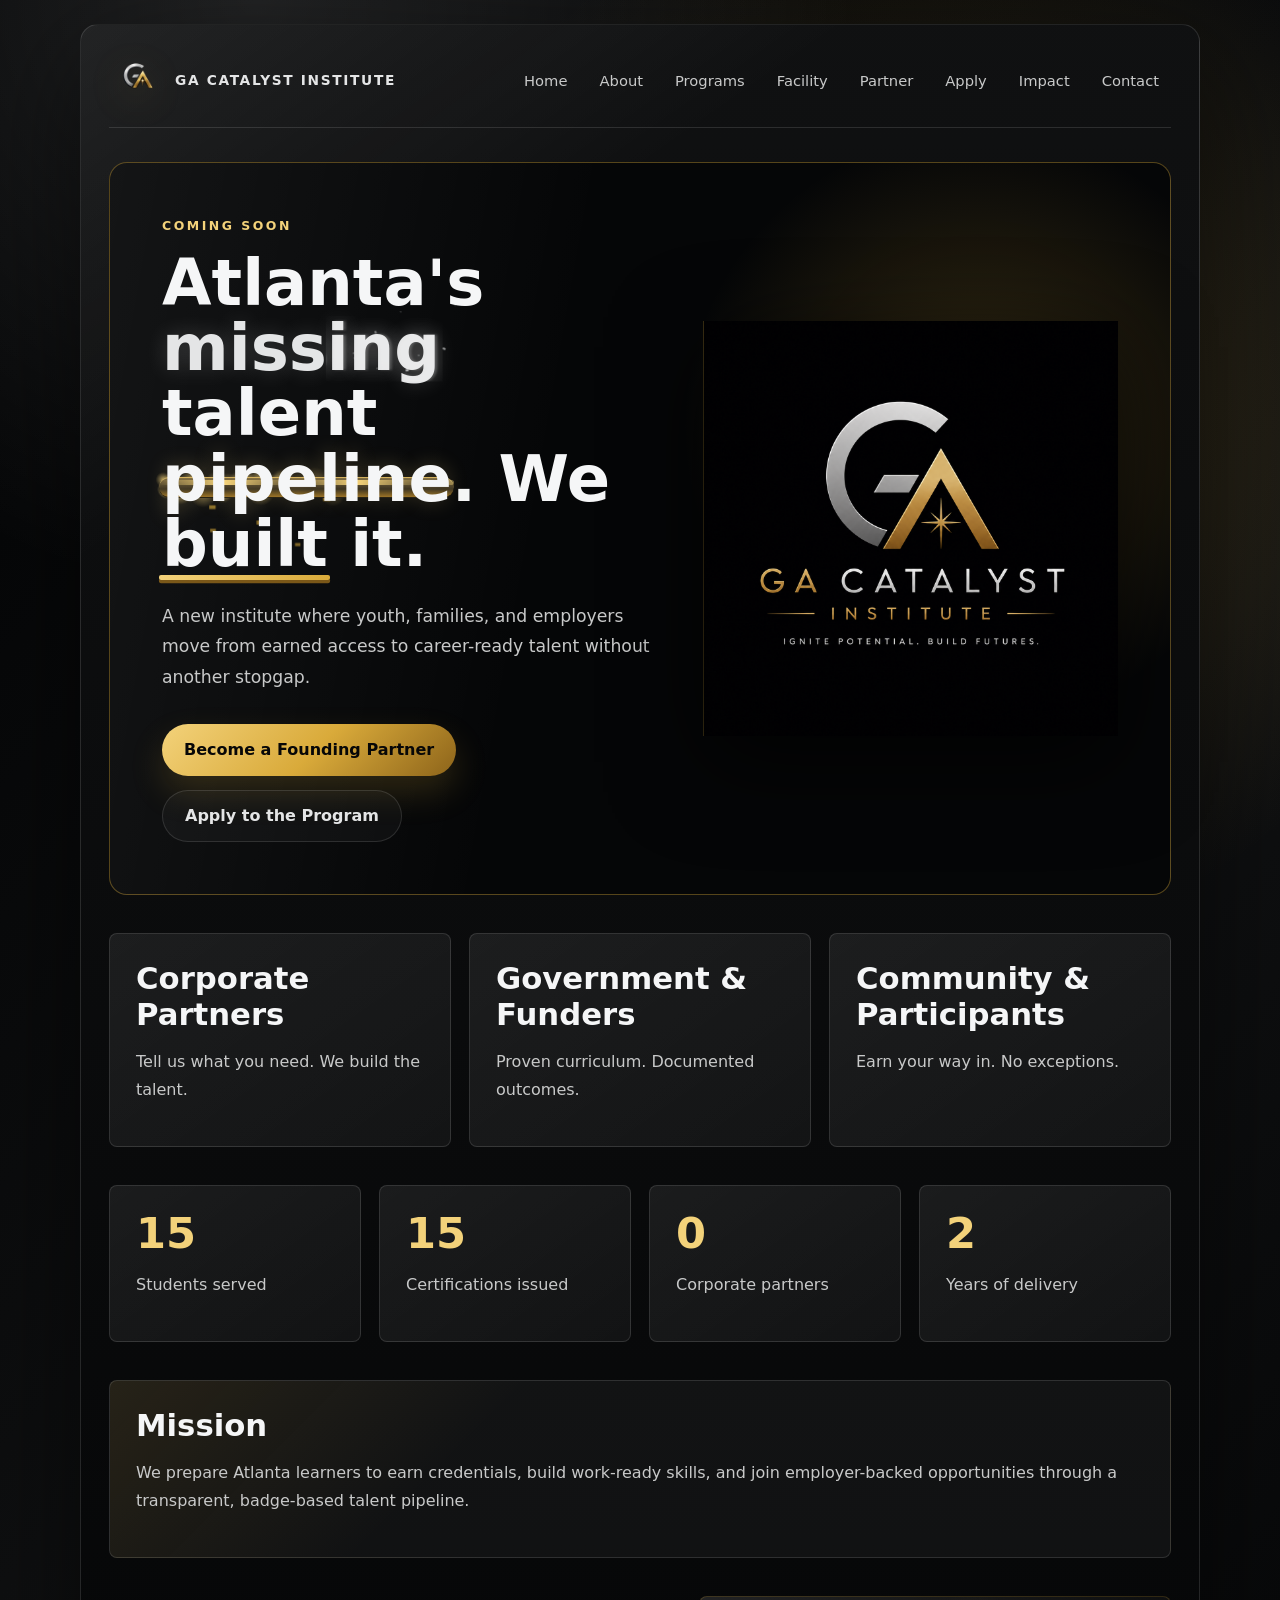
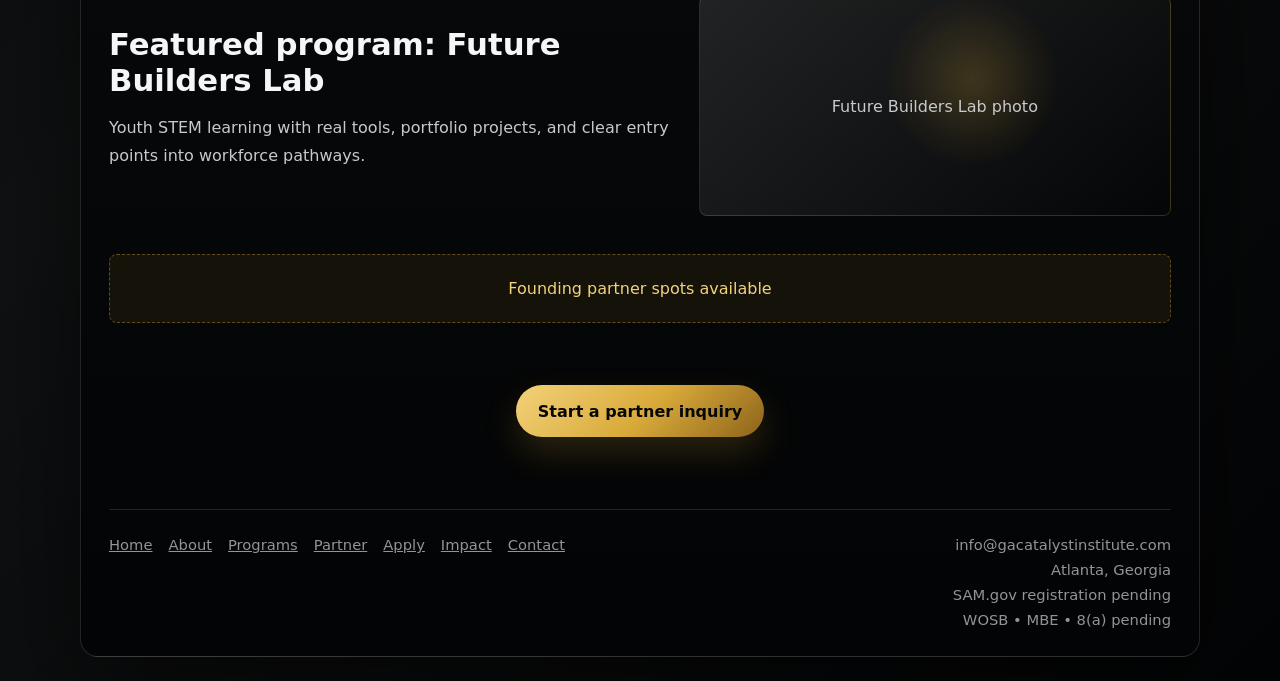
<file: index.html>
<!DOCTYPE html>
<html lang="en">
  <head>
    <meta charset="UTF-8" />
    <meta name="viewport" content="width=device-width, initial-scale=1.0" />
    <title>GA Catalyst Institute — Coming Soon</title>
    <link rel="stylesheet" href="styles.css" />
  </head>
  <body>
    <div class="site-shell">
      <header class="site-header">
        <a class="brand-link" href="index.html" aria-label="GA Catalyst Institute home">
          <img src="assets/gaci-small-logo.png" alt="" />
          <span>GA Catalyst Institute</span>
        </a>
        <nav class="site-nav" aria-label="Primary navigation">
          <a href="index.html">Home</a>
          <a href="about.html">About</a>
          <a href="programs.html">Programs</a>
          <a href="blueprint.html">Facility</a>
          <a href="partner-with-us.html">Partner</a>
          <a href="apply.html">Apply</a>
          <a href="impact.html">Impact</a>
          <a href="contact.html">Contact</a>
        </nav>
      </header>

      <main>
        <section class="page-hero page-hero--home">
          <div class="hero-copy">
            <p class="eyebrow">Coming soon</p>
            <h1 class="particle-headline" data-particle-headline>
              Atlanta's <span class="fx-word fx-missing" data-fx="missing">missing</span> talent
              <span class="fx-word fx-pipeline" data-fx="pipeline">pipeline</span>. We
              <span class="fx-word fx-built" data-fx="built">built</span> it.
            </h1>
            <canvas class="headline-particles" data-headline-particles aria-hidden="true"></canvas>
            <p class="lede">
              A new institute where youth, families, and employers move from earned access to career-ready talent without another stopgap.
            </p>
            <div class="hero-actions">
              <a class="button button-gold" href="partner-with-us.html">Become a Founding Partner</a>
              <a class="button button-outline" href="apply.html">Apply to the Program</a>
            </div>
          </div>
          <div class="hero-logo-panel" aria-hidden="true">
            <img src="assets/ga-catalyst-institute-logo.png" alt="" />
          </div>
        </section>

        <section class="section audience-grid">
          <article>
            <h2>Corporate Partners</h2>
            <p>Tell us what you need. We build the talent.</p>
          </article>
          <article>
            <h2>Government & Funders</h2>
            <p>Proven curriculum. Documented outcomes.</p>
          </article>
          <article>
            <h2>Community & Participants</h2>
            <p>Earn your way in. No exceptions.</p>
          </article>
        </section>

        <section class="section metrics-grid">
          <article>
            <span class="metric-number" data-target="75">0</span>
            <p>Students served</p>
          </article>
          <article>
            <span class="metric-number" data-target="75">0</span>
            <p>Certifications issued</p>
          </article>
          <article>
            <span class="metric-number" data-target="0">0</span>
            <p>Corporate partners</p>
          </article>
          <article>
            <span class="metric-number" data-target="2">0</span>
            <p>Years of delivery</p>
          </article>
        </section>

        <section class="section block-card bg-navy text-light">
          <h2>Mission</h2>
          <p>
            We prepare Atlanta learners to earn credentials, build work-ready skills, and join employer-backed opportunities through a transparent, badge-based talent pipeline.
          </p>
        </section>

        <section class="section feature-snapshot">
          <div>
            <h2>Featured program: Future Builders Lab</h2>
            <p>
              Youth STEM learning with real tools, portfolio projects, and clear entry points into workforce pathways.
            </p>
          </div>
          <div class="feature-photo">Future Builders Lab photo</div>
        </section>

        <section class="section partner-strip partner-strip--placeholder">
          <span>Founding partner spots available</span>
        </section>

        <section class="section cta-block">
          <a class="button button-gold" href="partner-inquiry.html">Start a partner inquiry</a>
        </section>

        <footer class="site-footer">
          <div class="footer-group">
            <a href="index.html">Home</a>
            <a href="about.html">About</a>
            <a href="programs.html">Programs</a>
            <a href="partner-with-us.html">Partner</a>
            <a href="apply.html">Apply</a>
            <a href="impact.html">Impact</a>
            <a href="contact.html">Contact</a>
          </div>
          <div class="footer-group footer-meta">
            <span>info@gacatalystinstitute.com</span>
            <span>Atlanta, Georgia</span>
            <span>SAM.gov registration pending</span>
            <span>WOSB • MBE • 8(a) pending</span>
          </div>
        </footer>
      </main>
    </div>
    <script defer src="script.js"></script>
  </body>
</html>
</file>
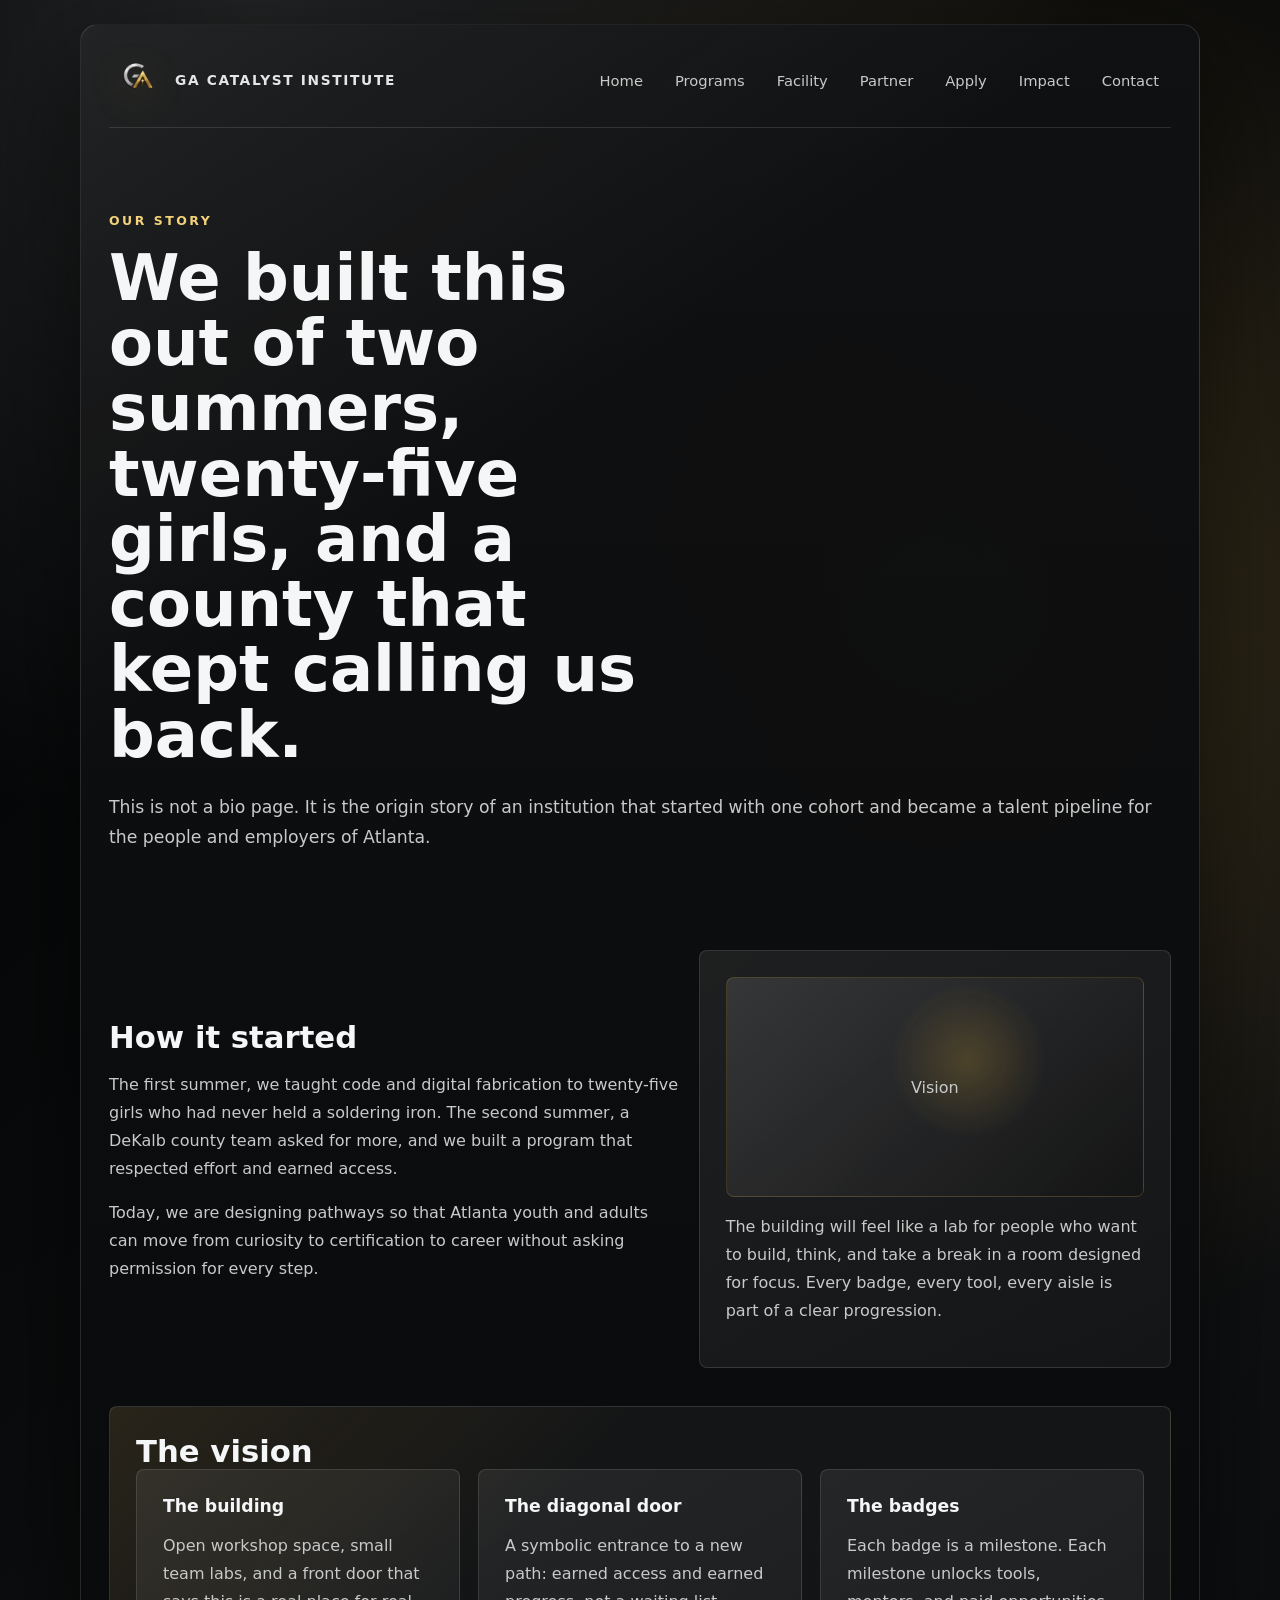
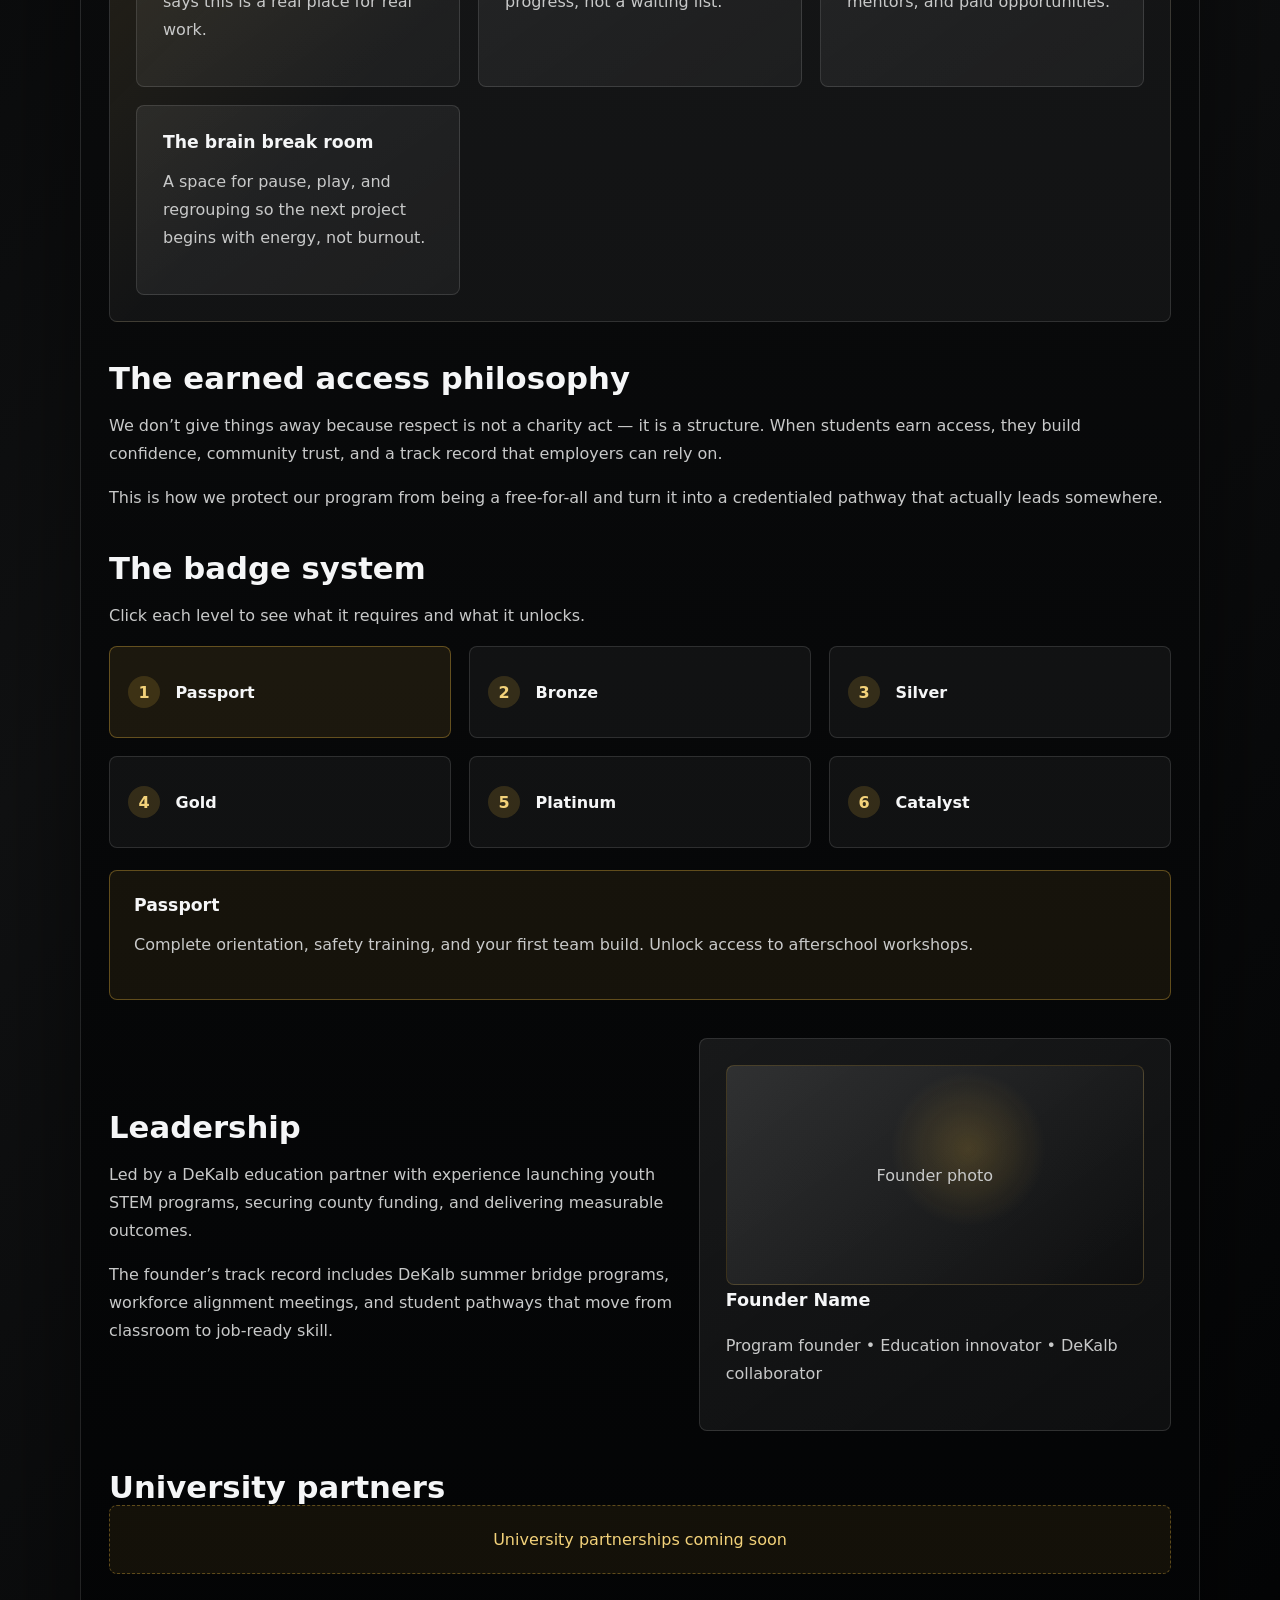
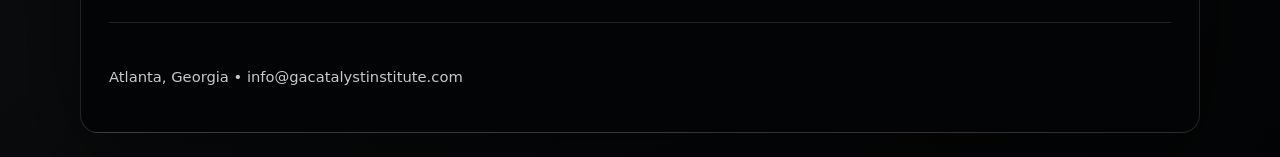
<file: about.html>
<!DOCTYPE html>
<html lang="en">
  <head>
    <meta charset="UTF-8" />
    <meta name="viewport" content="width=device-width, initial-scale=1.0" />
    <title>About — GA Catalyst Institute</title>
    <link rel="stylesheet" href="styles.css" />
  </head>
  <body>
    <div class="site-shell">
      <header class="site-header">
        <a class="brand-link" href="index.html" aria-label="GA Catalyst Institute home">
          <img src="assets/gaci-small-logo.png" alt="" />
          <span>GA Catalyst Institute</span>
        </a>
        <nav class="site-nav" aria-label="Primary navigation">
          <a href="index.html">Home</a>
          <a href="programs.html">Programs</a>
          <a href="blueprint.html">Facility</a>
          <a href="partner-with-us.html">Partner</a>
          <a href="apply.html">Apply</a>
          <a href="impact.html">Impact</a>
          <a href="contact.html">Contact</a>
        </nav>
      </header>

      <main>
        <section class="page-hero page-hero--about">
          <p class="eyebrow">Our story</p>
          <h1>We built this out of two summers, twenty-five girls, and a county that kept calling us back.</h1>
          <p class="lede">
            This is not a bio page. It is the origin story of an institution that started with one cohort and became a talent pipeline for the people and employers of Atlanta.
          </p>
        </section>

        <section class="section split-grid">
          <div>
            <h2>How it started</h2>
            <p>
              The first summer, we taught code and digital fabrication to twenty-five girls who had never held a soldering iron. The second summer, a DeKalb county team asked for more, and we built a program that respected effort and earned access.
            </p>
            <p>
              Today, we are designing pathways so that Atlanta youth and adults can move from curiosity to certification to career without asking permission for every step.
            </p>
          </div>
          <div class="feature-card">
            <div class="feature-card__visual">Vision</div>
            <p>
              The building will feel like a lab for people who want to build, think, and take a break in a room designed for focus. Every badge, every tool, every aisle is part of a clear progression.
            </p>
          </div>
        </section>

        <section class="section bg-navy text-light">
          <h2>The vision</h2>
          <div class="vision-grid">
            <article>
              <h3>The building</h3>
              <p>Open workshop space, small team labs, and a front door that says this is a real place for real work.</p>
            </article>
            <article>
              <h3>The diagonal door</h3>
              <p>A symbolic entrance to a new path: earned access and earned progress, not a waiting list.</p>
            </article>
            <article>
              <h3>The badges</h3>
              <p>Each badge is a milestone. Each milestone unlocks tools, mentors, and paid opportunities.</p>
            </article>
            <article>
              <h3>The brain break room</h3>
              <p>A space for pause, play, and regrouping so the next project begins with energy, not burnout.</p>
            </article>
          </div>
        </section>

        <section class="section">
          <h2>The earned access philosophy</h2>
          <p>
            We don’t give things away because respect is not a charity act — it is a structure. When students earn access, they build confidence, community trust, and a track record that employers can rely on.
          </p>
          <p>
            This is how we protect our program from being a free-for-all and turn it into a credentialed pathway that actually leads somewhere.
          </p>
        </section>

        <section class="section">
          <div class="section-header">
            <div>
              <h2>The badge system</h2>
              <p>Click each level to see what it requires and what it unlocks.</p>
            </div>
          </div>
          <div class="badge-grid">
            <button class="badge-card active" data-badge="1">
              <span>1</span>
              Passport
            </button>
            <button class="badge-card" data-badge="2">
              <span>2</span>
              Bronze
            </button>
            <button class="badge-card" data-badge="3">
              <span>3</span>
              Silver
            </button>
            <button class="badge-card" data-badge="4">
              <span>4</span>
              Gold
            </button>
            <button class="badge-card" data-badge="5">
              <span>5</span>
              Platinum
            </button>
            <button class="badge-card" data-badge="6">
              <span>6</span>
              Catalyst
            </button>
          </div>
          <div class="badge-detail-panel">
            <article class="badge-detail active" data-badge-detail="1">
              <h3>Passport</h3>
              <p>Complete orientation, safety training, and your first team build. Unlock access to afterschool workshops.</p>
            </article>
            <article class="badge-detail" data-badge-detail="2">
              <h3>Bronze</h3>
              <p>Finish the first project, attend mentoring sessions, and demonstrate teamwork. Unlock weekend labs.</p>
            </article>
            <article class="badge-detail" data-badge-detail="3">
              <h3>Silver</h3>
              <p>Earn a skills assessment, complete digital resume work, and qualify for paid project roles.</p>
            </article>
            <article class="badge-detail" data-badge-detail="4">
              <h3>Gold</h3>
              <p>Complete the advanced track, deliver a capstone project, and unlock employer introductions.</p>
            </article>
            <article class="badge-detail" data-badge-detail="5">
              <h3>Platinum</h3>
              <p>Lead a team project, mentor newer participants, and prepare for certification testing.</p>
            </article>
            <article class="badge-detail" data-badge-detail="6">
              <h3>Catalyst</h3>
              <p>Graduate with a portfolio, employer referral, and priority placement in workforce partner opportunities.</p>
            </article>
          </div>
        </section>

        <section class="section split-grid leadership-card">
          <div>
            <h2>Leadership</h2>
            <p>
              Led by a DeKalb education partner with experience launching youth STEM programs, securing county funding, and delivering measurable outcomes.
            </p>
            <p>
              The founder’s track record includes DeKalb summer bridge programs, workforce alignment meetings, and student pathways that move from classroom to job-ready skill.
            </p>
          </div>
          <div class="profile-card">
            <div class="profile-image">Founder photo</div>
            <div>
              <p class="profile-name">Founder Name</p>
              <p>Program founder • Education innovator • DeKalb collaborator</p>
            </div>
          </div>
        </section>

        <section class="section">
          <h2>University partners</h2>
          <div class="partner-strip partner-strip--placeholder">
            <span>University partnerships coming soon</span>
          </div>
        </section>
      </main>

      <footer class="site-footer">
        <p>Atlanta, Georgia • info@gacatalystinstitute.com</p>
      </footer>
    </div>
    <script defer src="script.js"></script>
  </body>
</html>
</file>
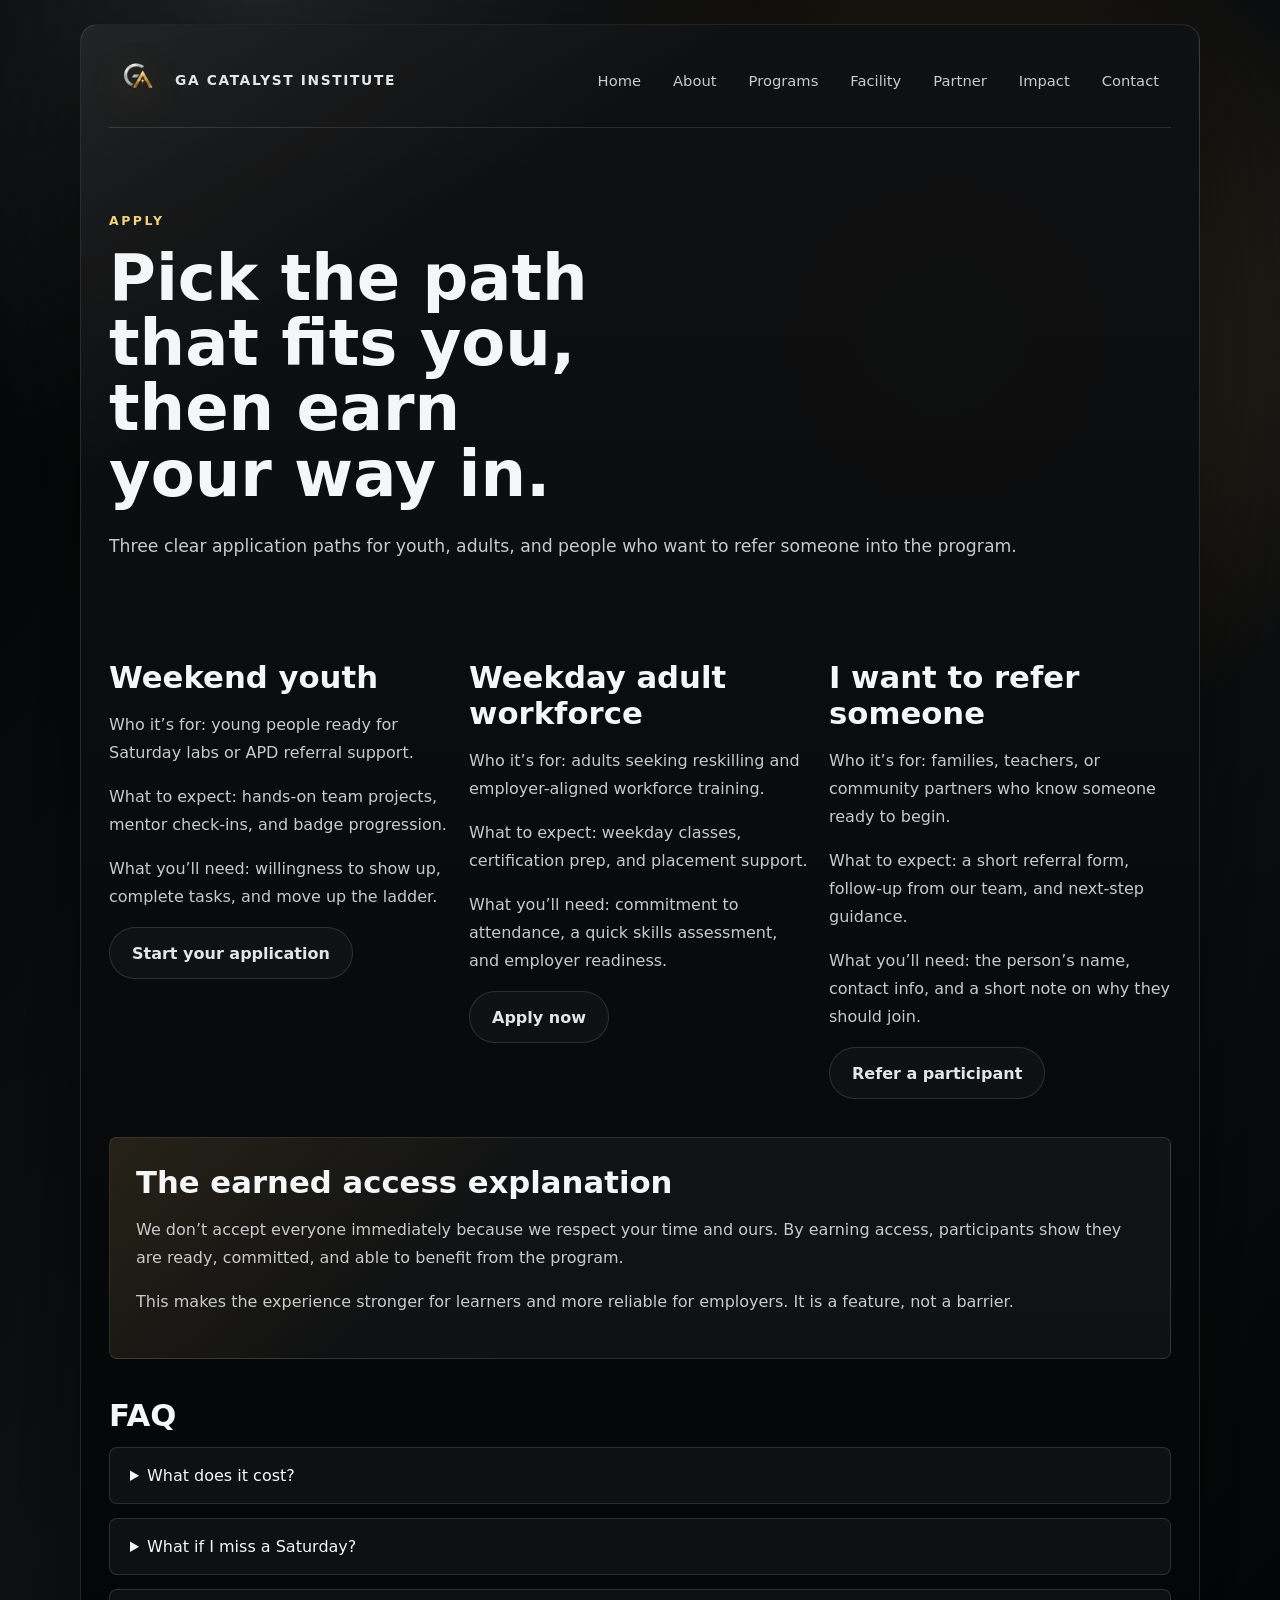
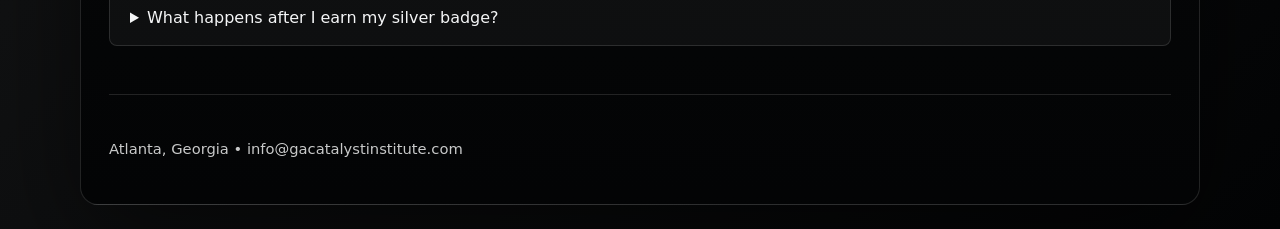
<file: apply.html>
<!DOCTYPE html>
<html lang="en">
  <head>
    <meta charset="UTF-8" />
    <meta name="viewport" content="width=device-width, initial-scale=1.0" />
    <title>Apply — GA Catalyst Institute</title>
    <link rel="stylesheet" href="styles.css" />
  </head>
  <body>
    <div class="site-shell">
      <header class="site-header">
        <a class="brand-link" href="index.html" aria-label="GA Catalyst Institute home">
          <img src="assets/gaci-small-logo.png" alt="" />
          <span>GA Catalyst Institute</span>
        </a>
        <nav class="site-nav" aria-label="Primary navigation">
          <a href="index.html">Home</a>
          <a href="about.html">About</a>
          <a href="programs.html">Programs</a>
          <a href="blueprint.html">Facility</a>
          <a href="partner-with-us.html">Partner</a>
          <a href="impact.html">Impact</a>
          <a href="contact.html">Contact</a>
        </nav>
      </header>

      <main>
        <section class="page-hero page-hero--apply">
          <p class="eyebrow">Apply</p>
          <h1>Pick the path that fits you, then earn your way in.</h1>
          <p class="lede">
            Three clear application paths for youth, adults, and people who want to refer someone into the program.
          </p>
        </section>

        <section class="section path-grid">
          <article id="path-weekend">
            <h2>Weekend youth</h2>
            <p>Who it’s for: young people ready for Saturday labs or APD referral support.</p>
            <p>What to expect: hands-on team projects, mentor check-ins, and badge progression.</p>
            <p>What you’ll need: willingness to show up, complete tasks, and move up the ladder.</p>
            <a class="button button-outline" href="mailto:info@gacatalystinstitute.com?subject=Weekend%20Youth%20Application">Start your application</a>
          </article>
          <article id="path-adult">
            <h2>Weekday adult workforce</h2>
            <p>Who it’s for: adults seeking reskilling and employer-aligned workforce training.</p>
            <p>What to expect: weekday classes, certification prep, and placement support.</p>
            <p>What you’ll need: commitment to attendance, a quick skills assessment, and employer readiness.</p>
            <a class="button button-outline" href="mailto:info@gacatalystinstitute.com?subject=Adult%20Workforce%20Application">Apply now</a>
          </article>
          <article id="path-refer">
            <h2>I want to refer someone</h2>
            <p>Who it’s for: families, teachers, or community partners who know someone ready to begin.</p>
            <p>What to expect: a short referral form, follow-up from our team, and next-step guidance.</p>
            <p>What you’ll need: the person’s name, contact info, and a short note on why they should join.</p>
            <a class="button button-outline" href="mailto:info@gacatalystinstitute.com?subject=Referral%20Inquiry">Refer a participant</a>
          </article>
        </section>

        <section class="section bg-light">
          <h2>The earned access explanation</h2>
          <p>
            We don’t accept everyone immediately because we respect your time and ours. By earning access, participants show they are ready, committed, and able to benefit from the program.
          </p>
          <p>
            This makes the experience stronger for learners and more reliable for employers. It is a feature, not a barrier.
          </p>
        </section>

        <section class="section faq-section">
          <h2>FAQ</h2>
          <details>
            <summary>What does it cost?</summary>
            <p>The program is designed to minimize barriers. Application is free, and we work with partners to provide scholarships and paid opportunities.</p>
          </details>
          <details>
            <summary>What if I miss a Saturday?</summary>
            <p>We offer catch-up support and will help you rejoin the next cycle. Consistent attendance is encouraged for progress.</p>
          </details>
          <details>
            <summary>What happens after I earn my silver badge?</summary>
            <p>Silver badge holders qualify for paid project roles, advanced labs, and stronger employer introductions.</p>
          </details>
        </section>
      </main>

      <footer class="site-footer">
        <p>Atlanta, Georgia • info@gacatalystinstitute.com</p>
      </footer>
    </div>
    <script defer src="script.js"></script>
  </body>
</html>
</file>
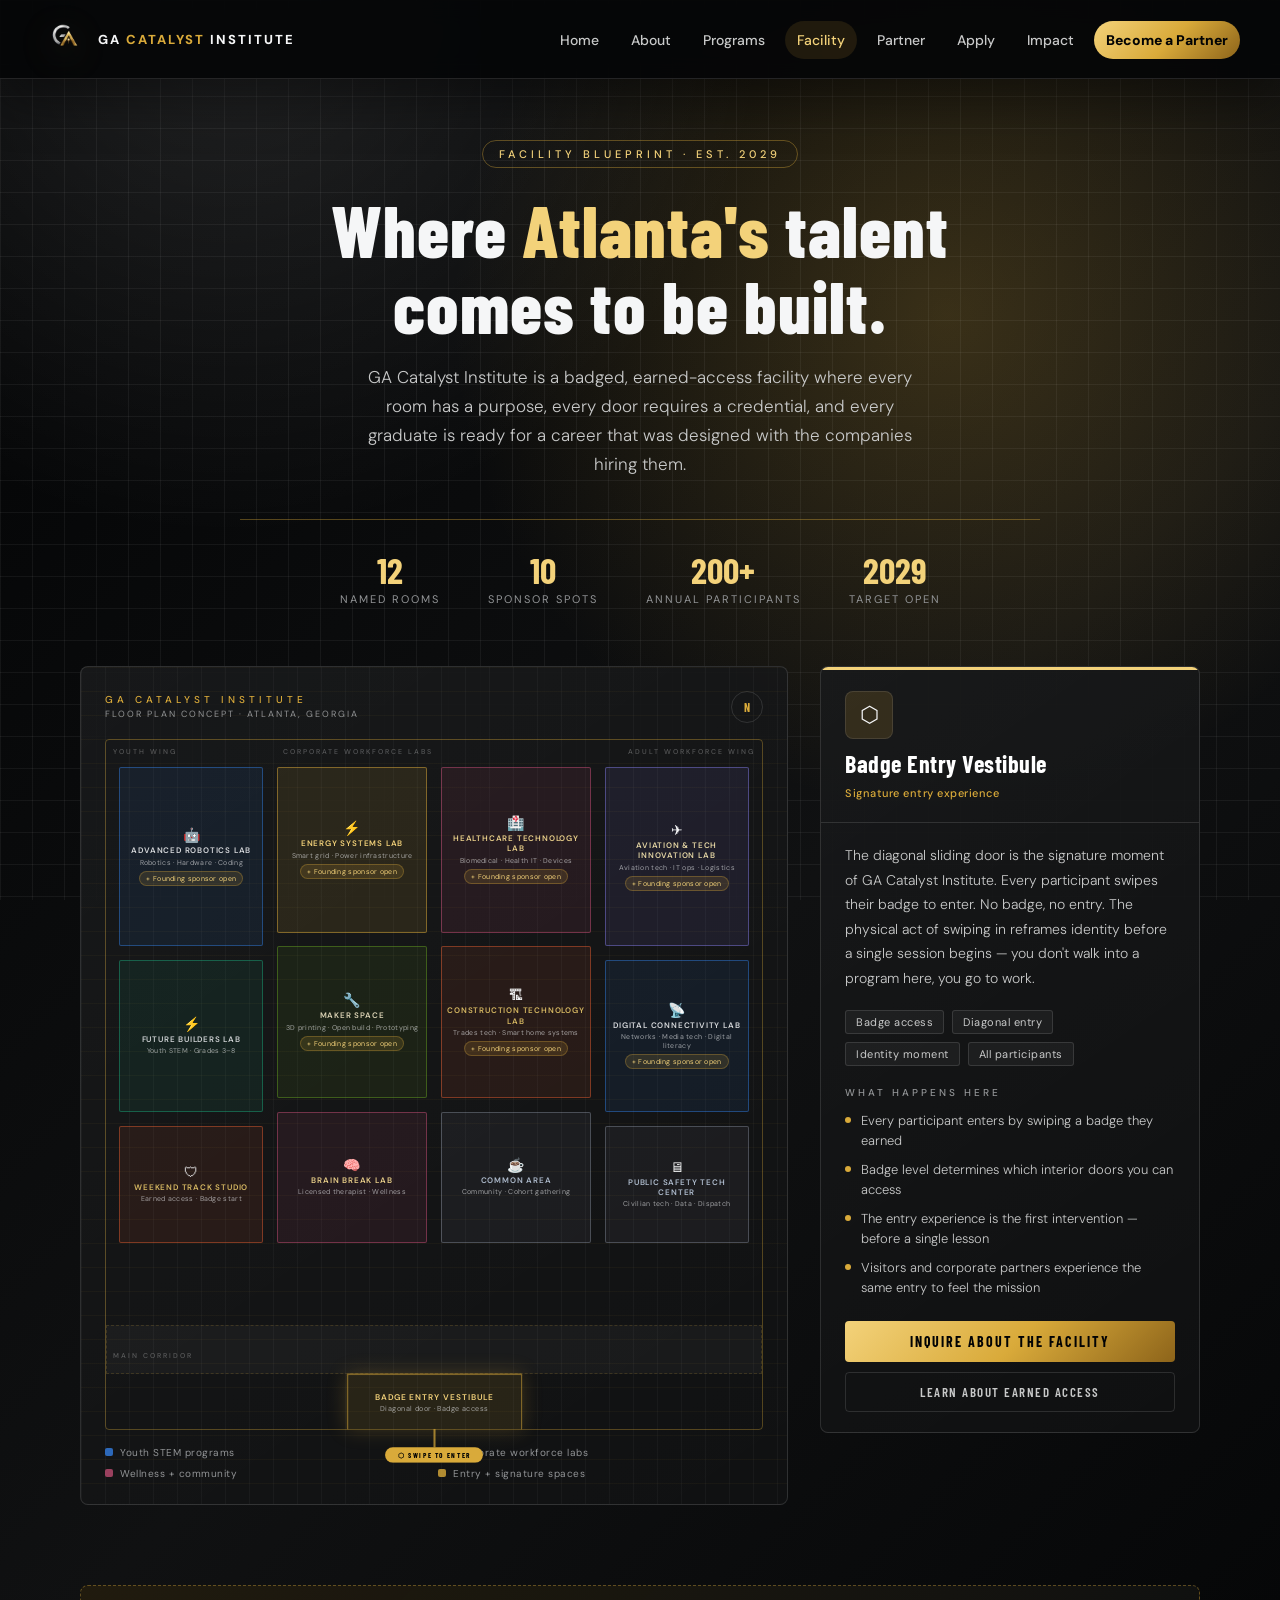
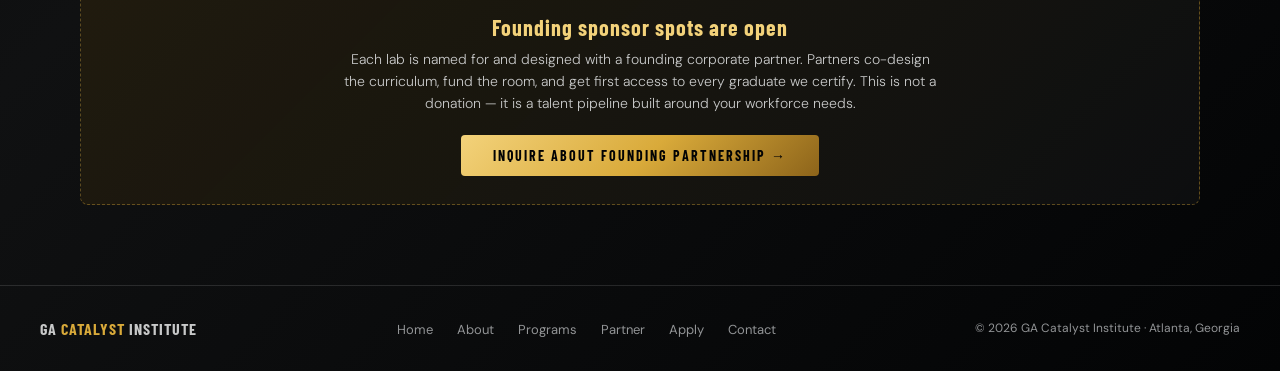
<file: blueprint.html>
<!DOCTYPE html>
<html lang="en">
<head>
<meta charset="UTF-8">
<meta name="viewport" content="width=device-width, initial-scale=1.0">
<title>Our Facility — GA Catalyst Institute</title>
<link rel="preconnect" href="https://fonts.googleapis.com">
<link href="https://fonts.googleapis.com/css2?family=Barlow+Condensed:wght@400;600;700;800&family=DM+Sans:wght@300;400;500&display=swap" rel="stylesheet">
<style>
  *, *::before, *::after { box-sizing: border-box; margin: 0; padding: 0; }

  :root {
    --navy: #020304;
    --navy-mid: #101112;
    --gold: #d9aa3a;
    --gold-bright: #f3d27a;
    --gold-deep: #8d641a;
    --gold-dim: rgba(217,170,58,0.12);
    --gold-border: rgba(217,170,58,0.38);
    --blue-line: rgba(255,255,255,0.055);
    --blue-border: rgba(255,255,255,0.12);
    --text-primary: #f5f6f7;
    --text-secondary: #c8c9c9;
    --text-muted: #929496;
    --panel: rgba(255,255,255,0.045);
    --panel-strong: rgba(255,255,255,0.075);
    --grid-size: 32px;
  }

  html { scroll-behavior: smooth; }

  body {
    background:
      radial-gradient(circle at 74% 16%, rgba(217,170,58,0.22), transparent 26%),
      radial-gradient(circle at 18% 0%, rgba(255,255,255,0.12), transparent 24%),
      linear-gradient(135deg, #020304 0%, #101112 52%, #030405 100%);
    color: var(--text-primary);
    font-family: 'DM Sans', sans-serif;
    min-height: 100vh;
    overflow-x: hidden;
  }

  /* ── GRID BACKGROUND ── */
  body::before {
    content: '';
    position: fixed;
    inset: 0;
    background-image:
      linear-gradient(var(--blue-line) 1px, transparent 1px),
      linear-gradient(90deg, var(--blue-line) 1px, transparent 1px);
    background-size: var(--grid-size) var(--grid-size);
    pointer-events: none;
    z-index: 0;
  }

  /* ── NAV ── */
  nav {
    position: fixed;
    top: 0; left: 0; right: 0;
    z-index: 100;
    display: flex;
    align-items: center;
    justify-content: space-between;
    padding: 16px 40px;
    background: rgba(5,6,7,0.92);
    backdrop-filter: blur(12px);
    border-bottom: 1px solid var(--blue-border);
    box-shadow: 0 20px 50px rgba(0,0,0,0.42);
  }

  .nav-logo {
    display: flex;
    align-items: center;
    gap: 12px;
    text-decoration: none;
  }

  .nav-logo img {
    height: 46px;
    width: auto;
    filter: drop-shadow(0 8px 18px rgba(217,170,58,0.18));
  }

  .nav-wordmark {
    font-family: 'DM Sans', sans-serif;
    font-size: 13px;
    font-weight: 800;
    color: var(--text-primary);
    letter-spacing: 2px;
    text-transform: uppercase;
  }

  .nav-wordmark span { color: var(--gold); }

  .nav-links {
    display: flex;
    gap: 8px;
    list-style: none;
  }

  .nav-links a {
    color: var(--text-secondary);
    text-decoration: none;
    font-size: 14px;
    font-weight: 500;
    letter-spacing: 0;
    padding: 10px 12px;
    border-radius: 999px;
    transition: color 0.2s, background 0.2s;
  }

  .nav-links a:hover, .nav-links a.active { background: rgba(217,170,58,0.12); color: var(--gold-bright); }

  .nav-cta {
    background: linear-gradient(135deg, var(--gold-bright), var(--gold) 52%, var(--gold-deep));
    color: var(--navy) !important;
    font-weight: 800 !important;
    padding: 8px 20px;
    border-radius: 4px;
    transition: opacity 0.2s !important;
  }

  .nav-cta:hover { opacity: 0.85; }

  /* ── HERO SECTION ── */
  .hero {
    position: relative;
    z-index: 1;
    padding: 140px 40px 60px;
    text-align: center;
    max-width: 880px;
    margin: 0 auto;
  }

  .hero-tag {
    display: inline-block;
    font-size: 11px;
    font-weight: 500;
    letter-spacing: 4px;
    color: var(--gold-bright);
    border: 1px solid var(--gold-border);
    padding: 6px 16px;
    border-radius: 999px;
    margin-bottom: 24px;
    text-transform: uppercase;
  }

  .hero h1 {
    font-family: 'Barlow Condensed', sans-serif;
    font-size: clamp(42px, 6vw, 72px);
    font-weight: 800;
    line-height: 1.05;
    letter-spacing: 1px;
    margin-bottom: 20px;
  }

  .hero h1 em {
    font-style: normal;
    color: var(--gold-bright);
  }

  .hero p {
    font-size: 17px;
    color: var(--text-secondary);
    line-height: 1.7;
    font-weight: 300;
    max-width: 580px;
    margin: 0 auto 32px;
  }

  .hero-stats {
    display: flex;
    justify-content: center;
    gap: 48px;
    margin-top: 40px;
    padding-top: 32px;
    border-top: 1px solid var(--gold-border);
  }

  .hero-stat-num {
    font-family: 'Barlow Condensed', sans-serif;
    font-size: 36px;
    font-weight: 700;
    color: var(--gold-bright);
    display: block;
    line-height: 1;
  }

  .hero-stat-label {
    font-size: 11px;
    color: var(--text-muted);
    letter-spacing: 2px;
    text-transform: uppercase;
    margin-top: 4px;
    display: block;
  }

  /* ── MAIN LAYOUT ── */
  .main-wrap {
    position: relative;
    z-index: 1;
    max-width: 1200px;
    margin: 0 auto;
    padding: 0 40px 80px;
    display: grid;
    grid-template-columns: 1fr 380px;
    gap: 32px;
    align-items: start;
  }

  /* ── BLUEPRINT PANEL ── */
  .blueprint-panel {
    background:
      linear-gradient(145deg, var(--panel-strong), var(--panel)),
      rgba(5,6,7,0.9);
    border: 1px solid var(--blue-border);
    border-radius: 8px;
    padding: 24px;
    position: relative;
    overflow: hidden;
  }

  .blueprint-panel::before {
    content: '';
    position: absolute;
    inset: 0;
    background-image:
      linear-gradient(rgba(217,170,58,0.045) 1px, transparent 1px),
      linear-gradient(90deg, rgba(255,255,255,0.035) 1px, transparent 1px);
    background-size: 24px 24px;
    pointer-events: none;
  }

  .bp-header {
    display: flex;
    align-items: center;
    justify-content: space-between;
    margin-bottom: 16px;
    position: relative;
  }

  .bp-title-wrap { }

  .bp-title {
    font-size: 10px;
    letter-spacing: 4px;
    color: var(--gold);
    font-weight: 500;
    text-transform: uppercase;
  }

  .bp-subtitle {
    font-size: 9px;
    color: var(--text-muted);
    letter-spacing: 2px;
    margin-top: 2px;
    text-transform: uppercase;
  }

  .compass {
    width: 32px;
    height: 32px;
    border: 1px solid var(--blue-border);
    border-radius: 50%;
    display: flex;
    align-items: center;
    justify-content: center;
    font-family: 'Barlow Condensed', sans-serif;
    font-size: 12px;
    font-weight: 700;
    color: var(--gold);
  }

  /* ── FLOOR PLAN ── */
  .floor-plan {
    position: relative;
    width: 100%;
    aspect-ratio: 1 / 1.05;
    border: 1.5px solid rgba(217,170,58,0.34);
    border-radius: 4px;
    overflow: visible;
  }

  .room {
    position: absolute;
    border: 1px solid rgba(255,255,255,0.12);
    display: flex;
    flex-direction: column;
    align-items: center;
    justify-content: center;
    padding: 8px 5px;
    cursor: pointer;
    transition: all 0.25s ease;
    text-align: center;
    border-radius: 2px;
  }

  .room:hover, .room.active {
    z-index: 20;
    transform: scale(1.03);
    box-shadow: 0 0 20px rgba(217,170,58,0.22);
  }

  .room.active { border-width: 2px !important; }

  .room-icon { font-size: 14px; margin-bottom: 3px; line-height: 1; }
  .room-name { font-size: 8px; font-weight: 600; letter-spacing: 0.8px; text-transform: uppercase; line-height: 1.3; margin-bottom: 2px; }
  .room-sub { font-size: 7px; opacity: 0.6; letter-spacing: 0.3px; line-height: 1.3; }

  .sponsor-pill {
    margin-top: 4px;
    padding: 2px 6px;
    border-radius: 8px;
    font-size: 7px;
    letter-spacing: 0.3px;
    background: rgba(217,170,58,0.14);
    color: var(--gold-bright);
    border: 1px solid rgba(217,170,58,0.3);
    white-space: nowrap;
    transition: background 0.2s;
  }

  .room:hover .sponsor-pill { background: rgba(217,170,58,0.26); }

  /* Room color themes */
  .r-gold { background: rgba(217,170,58,0.11); border-color: rgba(217,170,58,0.5) !important; }
  .r-gold .room-name { color: var(--gold-bright); }

  .r-blue { background: rgba(56,140,255,0.08); border-color: rgba(56,140,255,0.4) !important; }
  .r-blue .room-name { color: #d7d9dc; }

  .r-teal { background: rgba(29,158,117,0.1); border-color: rgba(29,158,117,0.5) !important; }
  .r-teal .room-name { color: #cfd2d4; }

  .r-purple { background: rgba(127,119,221,0.1); border-color: rgba(127,119,221,0.5) !important; }
  .r-purple .room-name { color: #e5d6a4; }

  .r-coral { background: rgba(216,90,48,0.1); border-color: rgba(216,90,48,0.5) !important; }
  .r-coral .room-name { color: #d6b862; }

  .r-green { background: rgba(99,153,34,0.1); border-color: rgba(99,153,34,0.5) !important; }
  .r-green .room-name { color: #ddd4b6; }

  .r-silver { background: rgba(180,190,210,0.06); border-color: rgba(180,190,210,0.3) !important; }
  .r-silver .room-name { color: rgba(200,215,235,0.85); }

  .r-pink { background: rgba(212,83,126,0.09); border-color: rgba(212,83,126,0.45) !important; }
  .r-pink .room-name { color: #ead08a; }

  /* Corridor */
  .corridor {
    position: absolute;
    background: rgba(255,255,255,0.035);
    border: 1px dashed rgba(217,170,58,0.18);
  }

  .zone-tag {
    position: absolute;
    font-size: 7px;
    color: rgba(255,255,255,0.28);
    letter-spacing: 2px;
    text-transform: uppercase;
    font-weight: 500;
    pointer-events: none;
  }

  /* Entry door */
  .entry-door {
    position: absolute;
    bottom: -32px;
    left: 50%;
    transform: translateX(-50%);
    display: flex;
    flex-direction: column;
    align-items: center;
    gap: 0;
  }

  .door-line { width: 2px; height: 18px; background: var(--gold); opacity: 0.7; }

  .door-badge {
    background: var(--gold);
    color: var(--navy);
    font-size: 7px;
    font-weight: 700;
    letter-spacing: 1.5px;
    padding: 3px 12px;
    border-radius: 10px;
    white-space: nowrap;
    font-family: 'Barlow Condensed', sans-serif;
  }

  /* ── LEGEND ── */
  .legend {
    display: grid;
    grid-template-columns: repeat(2, 1fr);
    gap: 8px;
    margin-top: 16px;
    position: relative;
  }

  .legend-item {
    display: flex;
    align-items: center;
    gap: 7px;
  }

  .legend-dot {
    width: 8px;
    height: 8px;
    border-radius: 2px;
    flex-shrink: 0;
  }

  .legend-label {
    font-size: 10px;
    color: var(--text-muted);
    letter-spacing: 0.5px;
  }

  /* ── DETAIL PANEL ── */
  .detail-panel {
    position: sticky;
    top: 90px;
  }

  .detail-card {
    background:
      linear-gradient(145deg, var(--panel-strong), var(--panel)),
      rgba(5,6,7,0.94);
    border: 1px solid var(--blue-border);
    border-radius: 8px;
    overflow: hidden;
    min-height: 400px;
  }

  .detail-default {
    display: flex;
    flex-direction: column;
    align-items: center;
    justify-content: center;
    padding: 48px 32px;
    text-align: center;
    min-height: 400px;
  }

  .detail-default .hint-icon {
    width: 56px;
    height: 56px;
    border: 1px solid var(--blue-border);
    border-radius: 50%;
    display: flex;
    align-items: center;
    justify-content: center;
    font-size: 22px;
    margin-bottom: 20px;
    color: var(--gold);
    opacity: 0.7;
  }

  .detail-default h3 {
    font-family: 'Barlow Condensed', sans-serif;
    font-size: 20px;
    font-weight: 700;
    color: var(--text-secondary);
    letter-spacing: 1px;
    margin-bottom: 10px;
  }

  .detail-default p {
    font-size: 13px;
    color: var(--text-muted);
    line-height: 1.6;
  }

  .detail-content { display: none; }

  .detail-header {
    padding: 24px 24px 20px;
    border-bottom: 1px solid var(--blue-border);
    position: relative;
  }

  .detail-color-bar {
    position: absolute;
    top: 0; left: 0; right: 0;
    height: 3px;
  }

  .detail-icon-wrap {
    width: 48px;
    height: 48px;
    border-radius: 8px;
    display: flex;
    align-items: center;
    justify-content: center;
    font-size: 22px;
    margin-bottom: 12px;
    border: 1px solid rgba(255,255,255,0.1);
  }

  .detail-room-name {
    font-family: 'Barlow Condensed', sans-serif;
    font-size: 24px;
    font-weight: 700;
    color: #fff;
    letter-spacing: 0.5px;
    line-height: 1.1;
    margin-bottom: 4px;
  }

  .detail-sponsor-badge {
    display: inline-flex;
    align-items: center;
    gap: 5px;
    font-size: 11px;
    color: var(--gold);
    font-weight: 500;
    letter-spacing: 0.5px;
  }

  .detail-body { padding: 20px 24px; }

  .detail-desc {
    font-size: 14px;
    color: var(--text-secondary);
    line-height: 1.75;
    margin-bottom: 20px;
    font-weight: 300;
  }

  .detail-tags {
    display: flex;
    flex-wrap: wrap;
    gap: 8px;
    margin-bottom: 20px;
  }

  .detail-tag {
    font-size: 11px;
    padding: 4px 10px;
    border-radius: 3px;
    border: 1px solid var(--blue-border);
    color: var(--text-secondary);
    letter-spacing: 0.5px;
    background: rgba(255,255,255,0.045);
  }

  .detail-outcomes { margin-bottom: 24px; }

  .detail-outcomes-title {
    font-size: 10px;
    letter-spacing: 3px;
    color: var(--text-muted);
    text-transform: uppercase;
    margin-bottom: 12px;
    font-weight: 500;
  }

  .outcome-item {
    display: flex;
    align-items: flex-start;
    gap: 10px;
    margin-bottom: 10px;
  }

  .outcome-dot {
    width: 6px;
    height: 6px;
    border-radius: 50%;
    background: var(--gold);
    flex-shrink: 0;
    margin-top: 6px;
  }

  .outcome-text {
    font-size: 13px;
    color: var(--text-secondary);
    line-height: 1.5;
    font-weight: 300;
  }

  .detail-cta {
    display: block;
    width: 100%;
    padding: 12px;
    background: linear-gradient(135deg, var(--gold-bright), var(--gold) 52%, var(--gold-deep));
    color: var(--navy);
    text-align: center;
    font-family: 'Barlow Condensed', sans-serif;
    font-size: 14px;
    font-weight: 700;
    letter-spacing: 2px;
    text-transform: uppercase;
    text-decoration: none;
    border-radius: 4px;
    transition: opacity 0.2s;
    border: none;
    cursor: pointer;
  }

  .detail-cta:hover { opacity: 0.85; }

  .detail-cta-ghost {
    display: block;
    width: 100%;
    padding: 11px;
    background: transparent;
    color: var(--text-secondary);
    text-align: center;
    font-family: 'Barlow Condensed', sans-serif;
    font-size: 13px;
    font-weight: 600;
    letter-spacing: 1.5px;
    text-transform: uppercase;
    text-decoration: none;
    border-radius: 4px;
    border: 1px solid var(--blue-border);
    cursor: pointer;
    margin-top: 10px;
    transition: border-color 0.2s, color 0.2s;
  }

  .detail-cta-ghost:hover { border-color: var(--gold); color: var(--gold); }

  /* ── PARTNER STRIP ── */
  .partner-strip {
    position: relative;
    z-index: 1;
    max-width: 1200px;
    margin: 0 auto 80px;
    padding: 0 40px;
  }

  .partner-strip-inner {
    border: 1px dashed var(--gold-border);
    border-radius: 8px;
    padding: 28px 40px;
    text-align: center;
    background:
      linear-gradient(135deg, rgba(217,170,58,0.12), rgba(255,255,255,0.035)),
      rgba(5,6,7,0.86);
  }

  .partner-strip h3 {
    font-family: 'Barlow Condensed', sans-serif;
    font-size: 22px;
    font-weight: 700;
    color: var(--gold-bright);
    letter-spacing: 1px;
    margin-bottom: 8px;
  }

  .partner-strip p {
    font-size: 14px;
    color: var(--text-secondary);
    line-height: 1.6;
    max-width: 600px;
    margin: 0 auto 20px;
    font-weight: 300;
  }

  .partner-strip a {
    display: inline-block;
    padding: 12px 32px;
    background: linear-gradient(135deg, var(--gold-bright), var(--gold) 52%, var(--gold-deep));
    color: var(--navy);
    font-family: 'Barlow Condensed', sans-serif;
    font-size: 14px;
    font-weight: 700;
    letter-spacing: 2px;
    text-transform: uppercase;
    text-decoration: none;
    border-radius: 4px;
    transition: opacity 0.2s;
  }

  .partner-strip a:hover { opacity: 0.85; }

  /* ── FOOTER ── */
  footer {
    position: relative;
    z-index: 1;
    border-top: 1px solid var(--blue-border);
    padding: 32px 40px;
    display: flex;
    align-items: center;
    justify-content: space-between;
  }

  .footer-brand {
    font-family: 'Barlow Condensed', sans-serif;
    font-size: 16px;
    font-weight: 700;
    color: var(--text-secondary);
    letter-spacing: 1px;
  }

  .footer-brand span { color: var(--gold); }

  .footer-links {
    display: flex;
    gap: 24px;
    list-style: none;
  }

  .footer-links a {
    color: var(--text-muted);
    text-decoration: none;
    font-size: 13px;
    transition: color 0.2s;
  }

  .footer-links a:hover { color: var(--gold); }

  .footer-copy {
    font-size: 12px;
    color: var(--text-muted);
  }

  /* ── ANIMATIONS ── */
  @keyframes fadeUp {
    from { opacity: 0; transform: translateY(20px); }
    to { opacity: 1; transform: translateY(0); }
  }

  .hero, .main-wrap, .partner-strip {
    animation: fadeUp 0.6s ease both;
  }

  .main-wrap { animation-delay: 0.15s; }
  .partner-strip { animation-delay: 0.3s; }

  /* ── RESPONSIVE ── */
  @media (max-width: 900px) {
    .main-wrap { grid-template-columns: 1fr; }
    .detail-panel { position: static; }
    nav { padding: 14px 20px; }
    .nav-links { display: none; }
    .hero { padding: 100px 20px 40px; }
    .main-wrap, .partner-strip { padding: 0 20px 60px; }
    .hero-stats { gap: 24px; }
  }
</style>
</head>
<body>

<!-- NAV -->
<nav>
  <a href="index.html" class="nav-logo">
    <img src="assets/gaci-small-logo.png" alt="GA Catalyst Institute">
    <span class="nav-wordmark">GA <span>CATALYST</span> INSTITUTE</span>
  </a>
  <ul class="nav-links">
    <li><a href="index.html">Home</a></li>
    <li><a href="about.html">About</a></li>
    <li><a href="programs.html">Programs</a></li>
    <li><a href="blueprint.html" class="active">Facility</a></li>
    <li><a href="partner-with-us.html">Partner</a></li>
    <li><a href="apply.html">Apply</a></li>
    <li><a href="impact.html">Impact</a></li>
    <li><a href="partner-with-us.html" class="nav-cta">Become a Partner</a></li>
  </ul>
</nav>

<!-- HERO -->
<section class="hero">
  <div class="hero-tag">Facility Blueprint · Est. 2029</div>
  <h1>Where <em>Atlanta's</em> talent<br>comes to be built.</h1>
  <p>GA Catalyst Institute is a badged, earned-access facility where every room has a purpose, every door requires a credential, and every graduate is ready for a career that was designed with the companies hiring them.</p>
  <div class="hero-stats">
    <div>
      <span class="hero-stat-num">12</span>
      <span class="hero-stat-label">Named rooms</span>
    </div>
    <div>
      <span class="hero-stat-num">10</span>
      <span class="hero-stat-label">Sponsor spots</span>
    </div>
    <div>
      <span class="hero-stat-num">200+</span>
      <span class="hero-stat-label">Annual participants</span>
    </div>
    <div>
      <span class="hero-stat-num">2029</span>
      <span class="hero-stat-label">Target open</span>
    </div>
  </div>
</section>

<!-- MAIN: BLUEPRINT + DETAIL -->
<div class="main-wrap">

  <!-- BLUEPRINT PANEL -->
  <div class="blueprint-panel">
    <div class="bp-header">
      <div class="bp-title-wrap">
        <div class="bp-title">GA Catalyst Institute</div>
        <div class="bp-subtitle">Floor plan concept · Atlanta, Georgia</div>
      </div>
      <div class="compass">N</div>
    </div>

    <div class="floor-plan" id="floorplan">

      <!-- ENTRY -->
      <div class="room r-gold active" id="room-entry"
        style="left:37%;width:26%;bottom:0;height:8%;border-bottom:none;"
        onclick="selectRoom('entry')">
        <div class="room-name">Badge Entry Vestibule</div>
        <div class="room-sub">Diagonal door · Badge access</div>
        <div class="entry-door">
          <div class="door-line"></div>
          <div class="door-badge">⬡ SWIPE TO ENTER</div>
        </div>
      </div>

      <!-- CORRIDOR -->
      <div class="corridor" style="left:0;right:0;bottom:8%;height:7%;"></div>
      <div class="zone-tag" style="bottom:10%;left:1%;">Main corridor</div>

      <!-- LEFT WING -->
      <div class="zone-tag" style="top:1%;left:1%;">Youth wing</div>

      <div class="room r-blue" id="room-robotics"
        style="left:2%;top:4%;width:22%;height:26%;"
        onclick="selectRoom('robotics')">
        <div class="room-icon">🤖</div>
        <div class="room-name">Advanced Robotics Lab</div>
        <div class="room-sub">Robotics · Hardware · Coding</div>
        <div class="sponsor-pill">+ Founding sponsor open</div>
      </div>

      <div class="room r-teal" id="room-builders"
        style="left:2%;top:32%;width:22%;height:22%;"
        onclick="selectRoom('builders')">
        <div class="room-icon">⚡</div>
        <div class="room-name">Future Builders Lab</div>
        <div class="room-sub">Youth STEM · Grades 3–8</div>
      </div>

      <div class="room r-coral" id="room-weekend"
        style="left:2%;top:56%;width:22%;height:17%;"
        onclick="selectRoom('weekend')">
        <div class="room-icon">🛡</div>
        <div class="room-name">Weekend Track Studio</div>
        <div class="room-sub">Earned access · Badge start</div>
      </div>

      <!-- CENTER TOP -->
      <div class="zone-tag" style="top:1%;left:27%;">Corporate workforce labs</div>

      <div class="room r-gold" id="room-energy"
        style="left:26%;top:4%;width:23%;height:24%;"
        onclick="selectRoom('energy')">
        <div class="room-icon">⚡</div>
        <div class="room-name">Energy Systems Lab</div>
        <div class="room-sub">Smart grid · Power infrastructure</div>
        <div class="sponsor-pill">+ Founding sponsor open</div>
      </div>

      <div class="room r-pink" id="room-health"
        style="left:51%;top:4%;width:23%;height:24%;"
        onclick="selectRoom('health')">
        <div class="room-icon">🏥</div>
        <div class="room-name">Healthcare Technology Lab</div>
        <div class="room-sub">Biomedical · Health IT · Devices</div>
        <div class="sponsor-pill">+ Founding sponsor open</div>
      </div>

      <!-- RIGHT WING -->
      <div class="zone-tag" style="top:1%;right:1%;">Adult workforce wing</div>

      <div class="room r-purple" id="room-aviation"
        style="right:2%;top:4%;width:22%;height:26%;"
        onclick="selectRoom('aviation')">
        <div class="room-icon">✈</div>
        <div class="room-name">Aviation & Tech Innovation Lab</div>
        <div class="room-sub">Aviation tech · IT ops · Logistics</div>
        <div class="sponsor-pill">+ Founding sponsor open</div>
      </div>

      <div class="room r-blue" id="room-connectivity"
        style="right:2%;top:32%;width:22%;height:22%;"
        onclick="selectRoom('connectivity')">
        <div class="room-icon">📡</div>
        <div class="room-name">Digital Connectivity Lab</div>
        <div class="room-sub">Networks · Media tech · Digital literacy</div>
        <div class="sponsor-pill">+ Founding sponsor open</div>
      </div>

      <div class="room r-silver" id="room-safety"
        style="right:2%;top:56%;width:22%;height:17%;"
        onclick="selectRoom('safety')">
        <div class="room-icon">🖥</div>
        <div class="room-name">Public Safety Tech Center</div>
        <div class="room-sub">Civilian tech · Data · Dispatch</div>
      </div>

      <!-- CENTER MIDDLE -->
      <div class="room r-green" id="room-maker"
        style="left:26%;top:30%;width:23%;height:22%;"
        onclick="selectRoom('maker')">
        <div class="room-icon">🔧</div>
        <div class="room-name">Maker Space</div>
        <div class="room-sub">3D printing · Open build · Prototyping</div>
        <div class="sponsor-pill">+ Founding sponsor open</div>
      </div>

      <div class="room r-coral" id="room-build"
        style="left:51%;top:30%;width:23%;height:22%;"
        onclick="selectRoom('build')">
        <div class="room-icon">🏗</div>
        <div class="room-name">Construction Technology Lab</div>
        <div class="room-sub">Trades tech · Smart home systems</div>
        <div class="sponsor-pill">+ Founding sponsor open</div>
      </div>

      <!-- BOTTOM CENTER -->
      <div class="room r-pink" id="room-brain"
        style="left:26%;top:54%;width:23%;height:19%;"
        onclick="selectRoom('brain')">
        <div class="room-icon">🧠</div>
        <div class="room-name">Brain Break Lab</div>
        <div class="room-sub">Licensed therapist · Wellness</div>
      </div>

      <div class="room r-silver" id="room-common"
        style="left:51%;top:54%;width:23%;height:19%;"
        onclick="selectRoom('common')">
        <div class="room-icon">☕</div>
        <div class="room-name">Common Area</div>
        <div class="room-sub">Community · Cohort gathering</div>
      </div>

    </div>

    <!-- LEGEND -->
    <div class="legend">
      <div class="legend-item">
        <div class="legend-dot" style="background:rgba(56,140,255,0.7);"></div>
        <span class="legend-label">Youth STEM programs</span>
      </div>
      <div class="legend-item">
        <div class="legend-dot" style="background:rgba(127,119,221,0.7);"></div>
        <span class="legend-label">Corporate workforce labs</span>
      </div>
      <div class="legend-item">
        <div class="legend-dot" style="background:rgba(212,83,126,0.7);"></div>
        <span class="legend-label">Wellness + community</span>
      </div>
      <div class="legend-item">
        <div class="legend-dot" style="background:rgba(217,170,58,0.8);"></div>
        <span class="legend-label">Entry + signature spaces</span>
      </div>
    </div>
  </div>

  <!-- DETAIL PANEL -->
  <div class="detail-panel">
    <div class="detail-card">

      <!-- Default state -->
      <div class="detail-default" id="detail-default">
        <div class="hint-icon">⬡</div>
        <h3>Select a room</h3>
        <p>Click any room on the blueprint to explore its purpose, programming, and sponsorship opportunity.</p>
      </div>

      <!-- Dynamic content -->
      <div class="detail-content" id="detail-content">
        <div class="detail-header">
          <div class="detail-color-bar" id="detail-bar"></div>
          <div class="detail-icon-wrap" id="detail-icon-wrap">
            <span id="detail-icon"></span>
          </div>
          <div class="detail-room-name" id="detail-name"></div>
          <div class="detail-sponsor-badge" id="detail-sponsor"></div>
        </div>
        <div class="detail-body">
          <p class="detail-desc" id="detail-desc"></p>
          <div class="detail-tags" id="detail-tags"></div>
          <div class="detail-outcomes">
            <div class="detail-outcomes-title">What happens here</div>
            <div id="detail-outcomes"></div>
          </div>
          <a href="partner-with-us.html" class="detail-cta" id="detail-cta">Inquire about this room</a>
          <a href="apply.html" class="detail-cta-ghost" id="detail-ghost">Apply to the program</a>
        </div>
      </div>

    </div>
  </div>

</div>

<!-- PARTNER STRIP -->
<div class="partner-strip">
  <div class="partner-strip-inner">
    <h3>Founding sponsor spots are open</h3>
    <p>Each lab is named for and designed with a founding corporate partner. Partners co-design the curriculum, fund the room, and get first access to every graduate we certify. This is not a donation — it is a talent pipeline built around your workforce needs.</p>
    <a href="partner-with-us.html">Inquire about founding partnership →</a>
  </div>
</div>

<!-- FOOTER -->
<footer>
  <div class="footer-brand">GA <span>CATALYST</span> INSTITUTE</div>
  <ul class="footer-links">
    <li><a href="index.html">Home</a></li>
    <li><a href="about.html">About</a></li>
    <li><a href="programs.html">Programs</a></li>
    <li><a href="partner-with-us.html">Partner</a></li>
    <li><a href="apply.html">Apply</a></li>
    <li><a href="contact.html">Contact</a></li>
  </ul>
  <div class="footer-copy">© 2026 GA Catalyst Institute · Atlanta, Georgia</div>
</footer>

<script>
const rooms = {
  entry: {
    name: "Badge Entry Vestibule",
    icon: "⬡",
    color: "#f3d27a",
    bg: "rgba(217,170,58,0.15)",
    sponsor: "Signature entry experience",
    desc: "The diagonal sliding door is the signature moment of GA Catalyst Institute. Every participant swipes their badge to enter. No badge, no entry. The physical act of swiping in reframes identity before a single session begins — you don't walk into a program here, you go to work.",
    tags: ["Badge access", "Diagonal entry", "Identity moment", "All participants"],
    outcomes: [
      "Every participant enters by swiping a badge they earned",
      "Badge level determines which interior doors you can access",
      "The entry experience is the first intervention — before a single lesson",
      "Visitors and corporate partners experience the same entry to feel the mission"
    ],
    cta: "Inquire about the facility",
    ghost: "Learn about earned access"
  },
  robotics: {
    name: "Advanced Robotics Lab",
    icon: "🤖",
    color: "#d7d9dc",
    bg: "rgba(56,140,255,0.15)",
    sponsor: "Founding sponsor opportunity open",
    desc: "State-of-the-art robotics and hardware engineering space. Houses advanced robotics equipment, coding stations, and hardware prototyping tools. Reserved for Gold and Platinum badge participants. The founding university sponsor brings student mentors into this space each semester — creating a direct bridge between community youth and higher education.",
    tags: ["Gold badge+", "Robotics", "Hardware", "University partnership"],
    outcomes: [
      "Robotics builds, programming challenges, and hardware engineering projects",
      "University student mentors embedded each semester",
      "Direct pathway to college engineering programs",
      "Capstone robotics showcase for corporate partners and families"
    ],
    cta: "Sponsor this room",
    ghost: "Apply to the program"
  },
  builders: {
    name: "Future Builders Lab",
    icon: "⚡",
    color: "#cfd2d4",
    bg: "rgba(29,158,117,0.15)",
    sponsor: "GA Catalyst flagship program",
    desc: "The heart of our youth program and our proven foundation. Makey Makey kits, Chibitronics, LED circuits, Piezo buzzers, and physical computing tools fill this room. Our 5-session curriculum — Smart City, Water Systems, Human Electrical Circuits, and the Systems Innovation Challenge — has been delivered for two consecutive years at DeKalb County Government.",
    tags: ["Grades 3–8", "Proven curriculum", "Physical computing", "Teams of 5"],
    outcomes: [
      "Smart City Power Lab — designing infrastructure with LED circuits",
      "Water Systems Engineering — flood response and hydropower systems",
      "Human Electrical Circuit Lab — the body as an electrical system",
      "Systems Innovation Challenge — capstone invention showcase",
      "Every student takes home a Junior Systems Engineer kit and certificate"
    ],
    cta: "Bring this program to your community",
    ghost: "Apply for youth program"
  },
  weekend: {
    name: "Weekend Track Studio",
    icon: "🛡",
    color: "#d6b862",
    bg: "rgba(216,90,48,0.15)",
    sponsor: "APD partnership · Earned access entry point",
    desc: "Open every Saturday to community walk-ins and youth referred by the Atlanta Police Department. This is where earned access begins. Participants work toward their Bronze badge here. Attendance, attitude, and effort are tracked — not judged. Passing the transition evaluation earns Silver badge and an invitation to weekday programming.",
    tags: ["Open to all", "APD referrals", "Saturday sessions", "Bronze badge track"],
    outcomes: [
      "Saturday morning sessions open to any motivated participant",
      "Real tools, real projects, real expectations from day one",
      "Transition evaluation: portfolio review and interview panel",
      "Silver badge earned here unlocks weekday program entry",
      "No cost to participants — funded by government diversion contracts"
    ],
    cta: "Partner with us on youth diversion",
    ghost: "Apply to weekend program"
  },
  energy: {
    name: "Energy Systems Lab",
    icon: "⚡",
    color: "#f3d27a",
    bg: "rgba(217,170,58,0.15)",
    sponsor: "Founding sponsor opportunity open",
    desc: "Smart grid technology, energy systems, and electrical infrastructure curriculum co-designed with the founding energy sector sponsor. Adults train here for entry-level grid technician and energy operations roles. The founding partner gets first interview access to every graduate certified in this track — eliminating recruiting fees for hard-to-fill roles.",
    tags: ["Adult workforce", "Energy sector", "Grid technology", "Entry-level pipeline"],
    outcomes: [
      "Smart grid fundamentals and electrical infrastructure systems",
      "Hands-on training with real energy sector tools and equipment",
      "Curriculum built around the founding partner's actual job requirements",
      "Graduates certified and interview-ready before roles are posted publicly",
      "Partner gets named room, curriculum input, and first hire access"
    ],
    cta: "Sponsor this room",
    ghost: "Apply to workforce program"
  },
  health: {
    name: "Healthcare Technology Lab",
    icon: "🏥",
    color: "#ead08a",
    bg: "rgba(212,83,126,0.15)",
    sponsor: "Founding sponsor opportunity open",
    desc: "Biomedical devices, health informatics, patient systems, and healthcare IT training. Curriculum co-designed with the founding healthcare sponsor. Atlanta's healthcare sector is the city's fastest-growing employer — this room feeds that pipeline with candidates who were trained to the sponsor's exact requirements.",
    tags: ["Healthcare IT", "Biomedical", "Patient systems", "Fastest growing sector"],
    outcomes: [
      "Health informatics and patient data systems training",
      "Biomedical device fundamentals and healthcare technology",
      "Healthcare IT operations and clinical support systems",
      "Graduates prepared for entry-level healthcare technology roles",
      "Founding sponsor gets first interview access to every graduate"
    ],
    cta: "Sponsor this room",
    ghost: "Apply to workforce program"
  },
  aviation: {
    name: "Aviation & Tech Innovation Lab",
    icon: "✈",
    color: "#e5d6a4",
    bg: "rgba(127,119,221,0.15)",
    sponsor: "Founding sponsor opportunity open",
    desc: "Aviation technology, IT operations, logistics systems, and data operations training built around the founding partner's actual entry-level workforce needs. Atlanta's aviation tech operation is one of the city's largest and least understood talent pipelines. This room puts GA Catalyst graduates at the front of that line.",
    tags: ["Aviation tech", "IT operations", "Logistics systems", "Data operations"],
    outcomes: [
      "Aviation technology systems and operations fundamentals",
      "IT support and infrastructure for large-scale operations",
      "Logistics technology and supply chain systems",
      "Data operations and analytics for aviation environments",
      "Direct pipeline into one of Atlanta's largest tech employers"
    ],
    cta: "Sponsor this room",
    ghost: "Apply to workforce program"
  },
  connectivity: {
    name: "Digital Connectivity Lab",
    icon: "📡",
    color: "#d7d9dc",
    bg: "rgba(56,140,255,0.15)",
    sponsor: "Founding sponsor opportunity open",
    desc: "Digital literacy, media technology, network systems, and content creation training. Connected to digital equity initiatives and national workforce development commitments. This room addresses Atlanta's digital divide directly — preparing participants for careers in communications technology, network operations, and media production.",
    tags: ["Digital equity", "Network systems", "Media tech", "Content creation"],
    outcomes: [
      "Network fundamentals and communications technology",
      "Digital media production and content creation skills",
      "Broadband technology and infrastructure operations",
      "Digital literacy foundations for career-ready participants",
      "Direct connection to national digital equity workforce programs"
    ],
    cta: "Sponsor this room",
    ghost: "Apply to workforce program"
  },
  safety: {
    name: "Public Safety Technology Center",
    icon: "🖥",
    color: "rgba(200,215,235,0.85)",
    bg: "rgba(180,190,210,0.1)",
    sponsor: "APD partnership — civilian tech pipeline",
    desc: "Civilian technology roles within public safety agencies — crime analysis, surveillance systems, dispatch technology, and data operations. Most people don't know public safety agencies hire civilian tech professionals. This room creates that pipeline while deepening the APD partnership that drives our weekend youth diversion program.",
    tags: ["Civilian roles", "Crime analysis", "Dispatch systems", "Public safety tech"],
    outcomes: [
      "Crime analysis and data visualization for public safety",
      "Dispatch technology and communications systems operations",
      "Surveillance technology and infrastructure management",
      "Public safety IT support and systems administration",
      "APD partnership creates referral pipeline and civilian hiring pathway"
    ],
    cta: "Learn about APD partnership",
    ghost: "Apply to workforce program"
  },
  maker: {
    name: "Maker Space",
    icon: "🔧",
    color: "#ddd4b6",
    bg: "rgba(99,153,34,0.15)",
    sponsor: "Founding sponsor opportunity open",
    desc: "Open build space with 3D printers, laser cutters, and physical prototyping tools. Available to all badge levels for open build time. This is where capstone projects come to life. The founding sponsor funds the equipment and gets naming rights to the most visible shared space in the building — the room everyone passes through.",
    tags: ["All badge levels", "3D printing", "Laser cutting", "Open build time"],
    outcomes: [
      "Open build sessions for all badge levels and age groups",
      "3D printing and laser cutting for project prototyping",
      "Capstone project builds for workforce certifications",
      "Youth and adult participants share this space — organic mentorship happens here",
      "Founding sponsor equipment on display and in daily use"
    ],
    cta: "Sponsor this room",
    ghost: "Apply to the program"
  },
  build: {
    name: "Construction Technology Lab",
    icon: "🏗",
    color: "#d6b862",
    bg: "rgba(216,90,48,0.15)",
    sponsor: "Founding sponsor opportunity open",
    desc: "Hands-on trades technology, smart home systems, and construction tech training. Addresses Atlanta's growing demand for technology-enabled skilled trades workers. Combines traditional trades with modern technology — smart systems, green building tech, and digital project management. The founding sponsor funds the tools and gets first access to every graduate.",
    tags: ["Trades technology", "Smart home systems", "Green building", "Construction tech"],
    outcomes: [
      "Smart home installation and systems integration",
      "Construction technology and digital project management",
      "Green building technology and energy-efficient systems",
      "Trades technology certification preparation",
      "Entry-level pipeline into one of Atlanta's most in-demand sectors"
    ],
    cta: "Sponsor this room",
    ghost: "Apply to workforce program"
  },
  brain: {
    name: "Brain Break Lab",
    icon: "🧠",
    color: "#ead08a",
    bg: "rgba(212,83,126,0.15)",
    sponsor: "Licensed therapist on staff · Georgia State partnership",
    desc: "The room that makes GA Catalyst different from every other workforce program in Atlanta. Most programs train people technically then watch them fail in the first 90 days — not because they lacked skills, but because they were never prepared for the emotional demands of professional life. We solve that before it happens.",
    tags: ["All participants", "Licensed therapist", "Mental wellness", "Work-life balance"],
    outcomes: [
      "Imposter syndrome work — participants learn they belong before their first interview",
      "Work stress management before entering a real professional environment",
      "Financial wellness basics — what to do when the first real paycheck arrives",
      "Workplace communication skills — feedback, conflict, and supervision navigation",
      "Georgia State social work practicum students staff this room each semester",
      "Our 90-day retention rate target is 85%+ — this room is why"
    ],
    cta: "Learn about our wellness model",
    ghost: "Apply to the program"
  },
  common: {
    name: "Common Area",
    icon: "☕",
    color: "rgba(200,215,235,0.85)",
    bg: "rgba(180,190,210,0.08)",
    sponsor: "Alumni-funded · Community heart of the building",
    desc: "The gathering space where cohorts connect across programs. Youth from Future Builders Lab mix with adult workforce trainees. Alumni return to mentor current participants. Corporate partner employees hold office hours here. The organic mentorship that happens in this room cannot be programmed — it just happens when you build the right space around the right people.",
    tags: ["All participants", "Alumni hub", "Corporate office hours", "Organic mentorship"],
    outcomes: [
      "Daily gathering space for all program participants across badge levels",
      "Alumni return visits — the most powerful mentorship in the building",
      "Corporate partner employees hold weekly office hours here",
      "Youth and adults share meals, projects, and conversations naturally",
      "The space that turns a program into a community"
    ],
    cta: "Join the GA Catalyst community",
    ghost: "Apply to the program"
  }
};

function selectRoom(id) {
  document.querySelectorAll('.room').forEach(r => r.classList.remove('active'));
  document.getElementById('room-' + id).classList.add('active');

  const room = rooms[id];

  document.getElementById('detail-default').style.display = 'none';
  document.getElementById('detail-content').style.display = 'block';

  document.getElementById('detail-bar').style.background = room.color;
  document.getElementById('detail-icon-wrap').style.background = room.bg;
  document.getElementById('detail-icon').textContent = room.icon;
  document.getElementById('detail-name').textContent = room.name;
  document.getElementById('detail-sponsor').textContent = room.sponsor;
  document.getElementById('detail-desc').textContent = room.desc;

  const tagsEl = document.getElementById('detail-tags');
  tagsEl.innerHTML = room.tags.map(t => `<span class="detail-tag">${t}</span>`).join('');

  const outcomesEl = document.getElementById('detail-outcomes');
  outcomesEl.innerHTML = room.outcomes.map(o =>
    `<div class="outcome-item"><div class="outcome-dot"></div><span class="outcome-text">${o}</span></div>`
  ).join('');

  document.getElementById('detail-cta').textContent = room.cta;
  document.getElementById('detail-ghost').textContent = room.ghost;

  if (window.innerWidth <= 900) {
    document.querySelector('.detail-panel').scrollIntoView({ behavior: 'smooth', block: 'start' });
  }
}

selectRoom('entry');
</script>
</body>
</html>
</file>
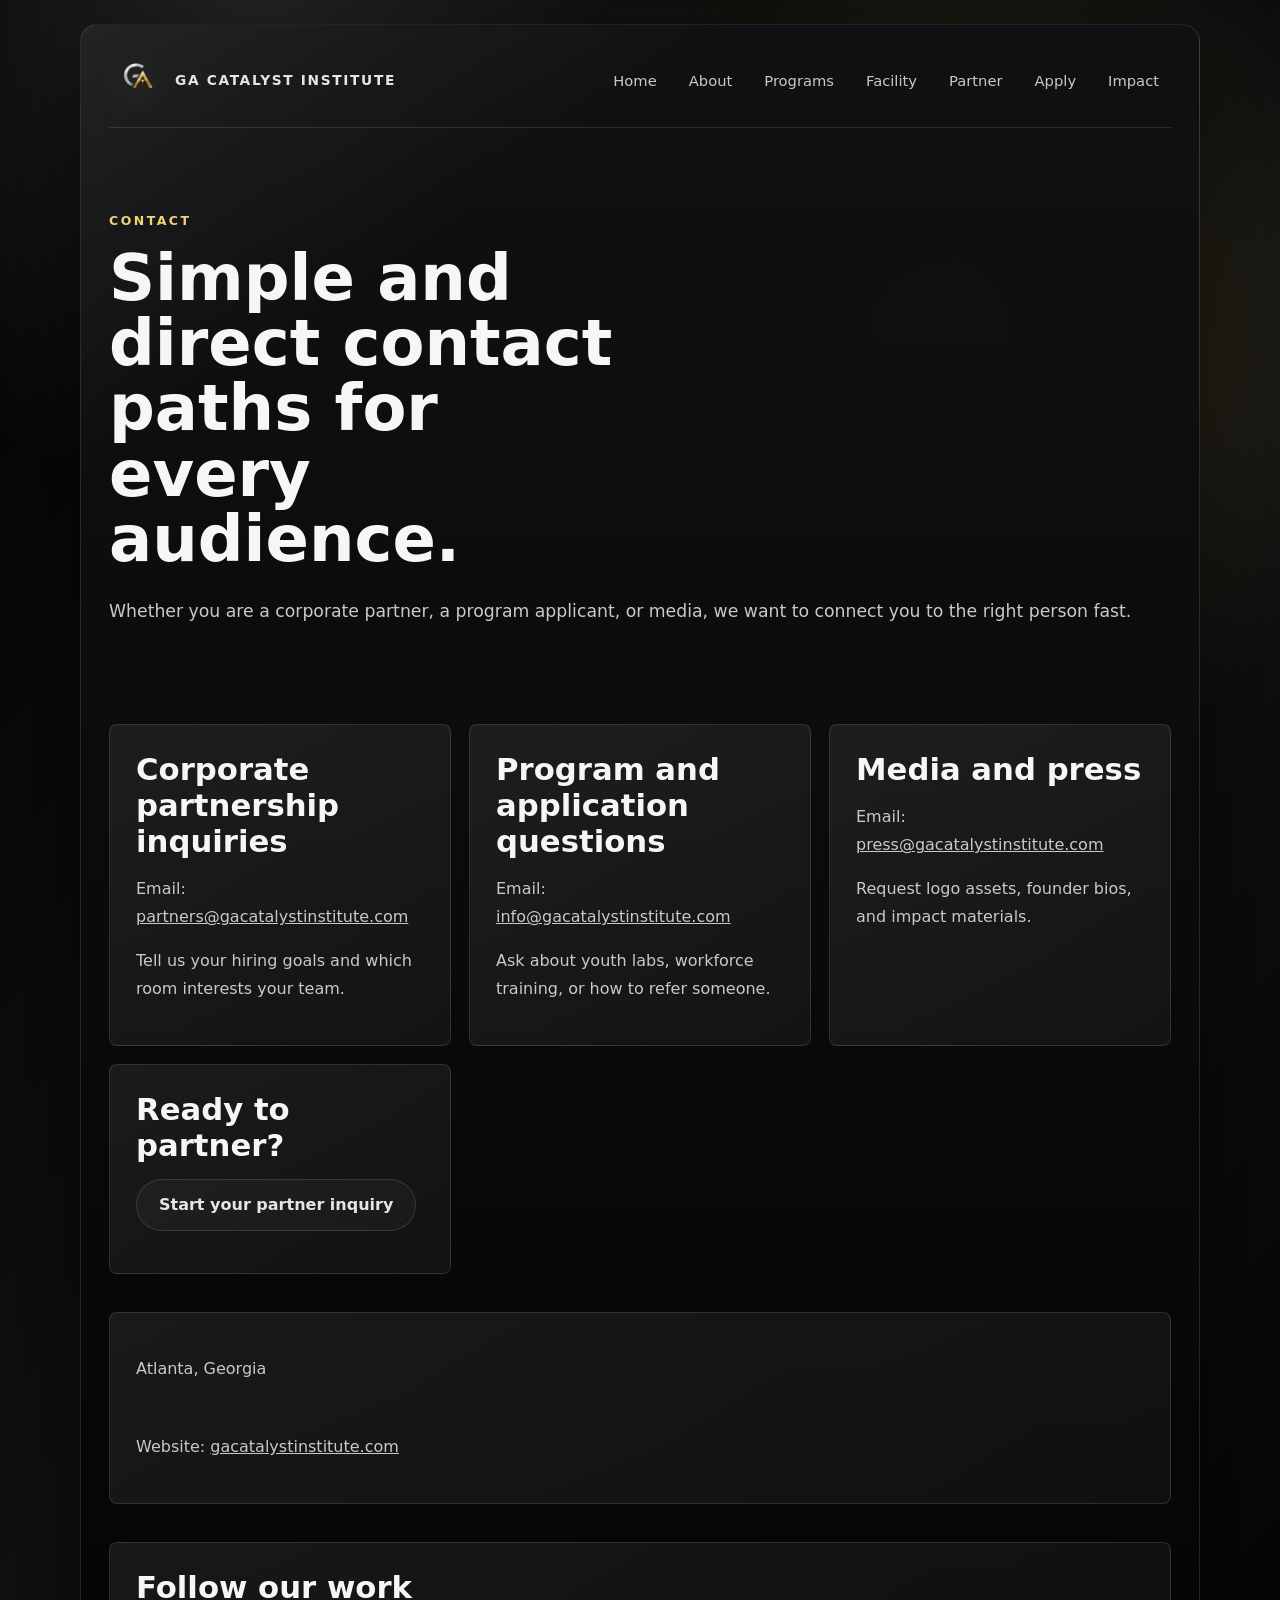
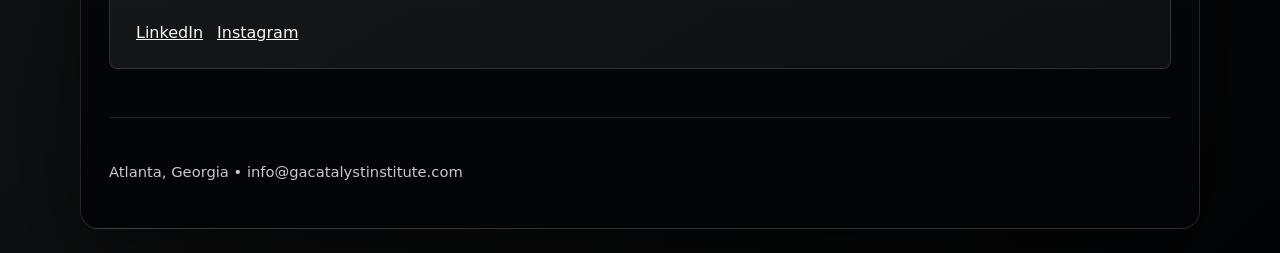
<file: contact.html>
<!DOCTYPE html>
<html lang="en">
  <head>
    <meta charset="UTF-8" />
    <meta name="viewport" content="width=device-width, initial-scale=1.0" />
    <title>Contact — GA Catalyst Institute</title>
    <link rel="stylesheet" href="styles.css" />
  </head>
  <body>
    <div class="site-shell">
      <header class="site-header">
        <a class="brand-link" href="index.html" aria-label="GA Catalyst Institute home">
          <img src="assets/gaci-small-logo.png" alt="" />
          <span>GA Catalyst Institute</span>
        </a>
        <nav class="site-nav" aria-label="Primary navigation">
          <a href="index.html">Home</a>
          <a href="about.html">About</a>
          <a href="programs.html">Programs</a>
          <a href="blueprint.html">Facility</a>
          <a href="partner-with-us.html">Partner</a>
          <a href="apply.html">Apply</a>
          <a href="impact.html">Impact</a>
        </nav>
      </header>

      <main>
        <section class="page-hero page-hero--contact">
          <p class="eyebrow">Contact</p>
          <h1>Simple and direct contact paths for every audience.</h1>
          <p class="lede">
            Whether you are a corporate partner, a program applicant, or media, we want to connect you to the right person fast.
          </p>
        </section>

        <section class="section contact-grid">
          <article>
            <h2>Corporate partnership inquiries</h2>
            <p>Email: <a href="mailto:partners@gacatalystinstitute.com">partners@gacatalystinstitute.com</a></p>
            <p>Tell us your hiring goals and which room interests your team.</p>
          </article>
          <article>
            <h2>Program and application questions</h2>
            <p>Email: <a href="mailto:info@gacatalystinstitute.com">info@gacatalystinstitute.com</a></p>
            <p>Ask about youth labs, workforce training, or how to refer someone.</p>
          </article>
          <article>
            <h2>Media and press</h2>
            <p>Email: <a href="mailto:press@gacatalystinstitute.com">press@gacatalystinstitute.com</a></p>
            <p>Request logo assets, founder bios, and impact materials.</p>
          </article>
          <article>
            <h2>Ready to partner?</h2>
            <p><a class="button button-outline" href="partner-inquiry.html">Start your partner inquiry</a></p>
          </article>
        </section>

        <section class="section address-block">
          <p>Atlanta, Georgia</p>
          <p>Website: <a href="index.html">gacatalystinstitute.com</a></p>
        </section>

        <section class="section social-block">
          <h2>Follow our work</h2>
          <div class="social-links">
            <a href="#">LinkedIn</a>
            <a href="#">Instagram</a>
          </div>
        </section>
      </main>

      <footer class="site-footer">
        <p>Atlanta, Georgia • info@gacatalystinstitute.com</p>
      </footer>
    </div>
    <script defer src="script.js"></script>
  </body>
</html>
</file>
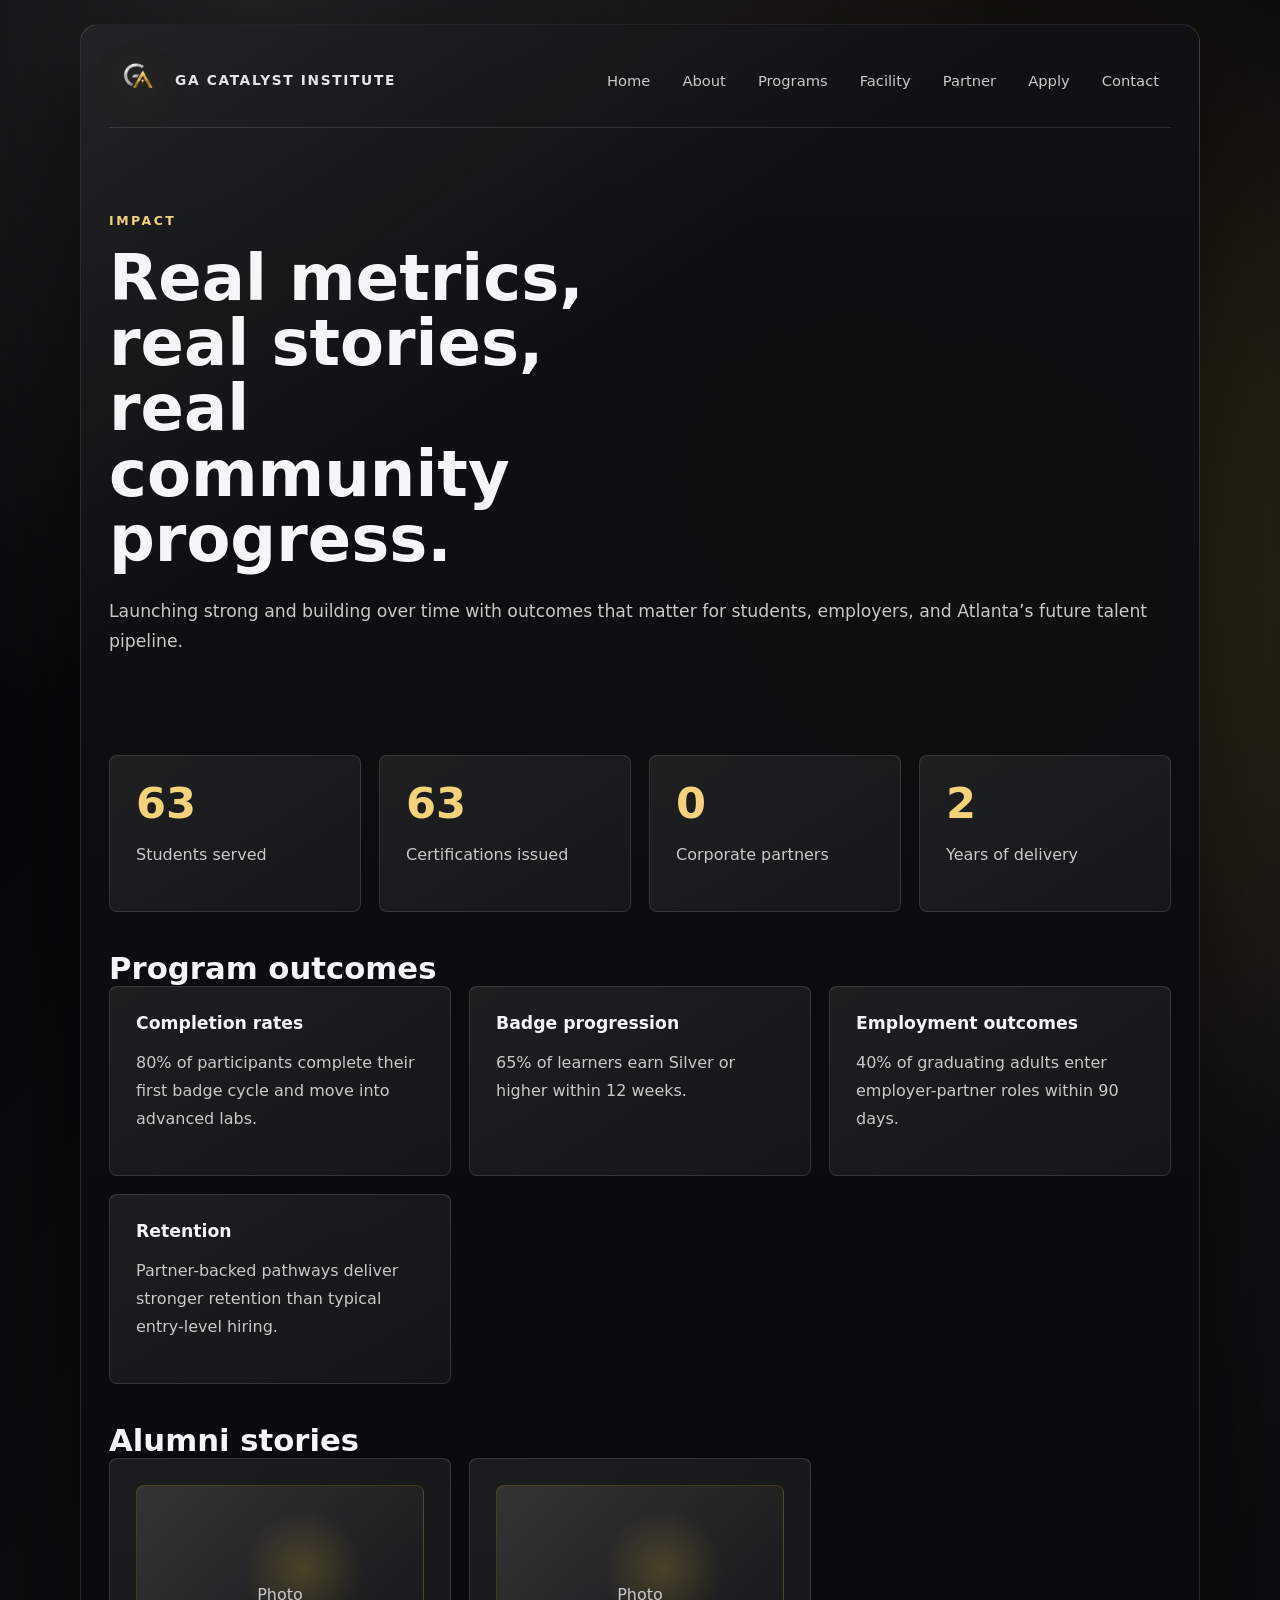
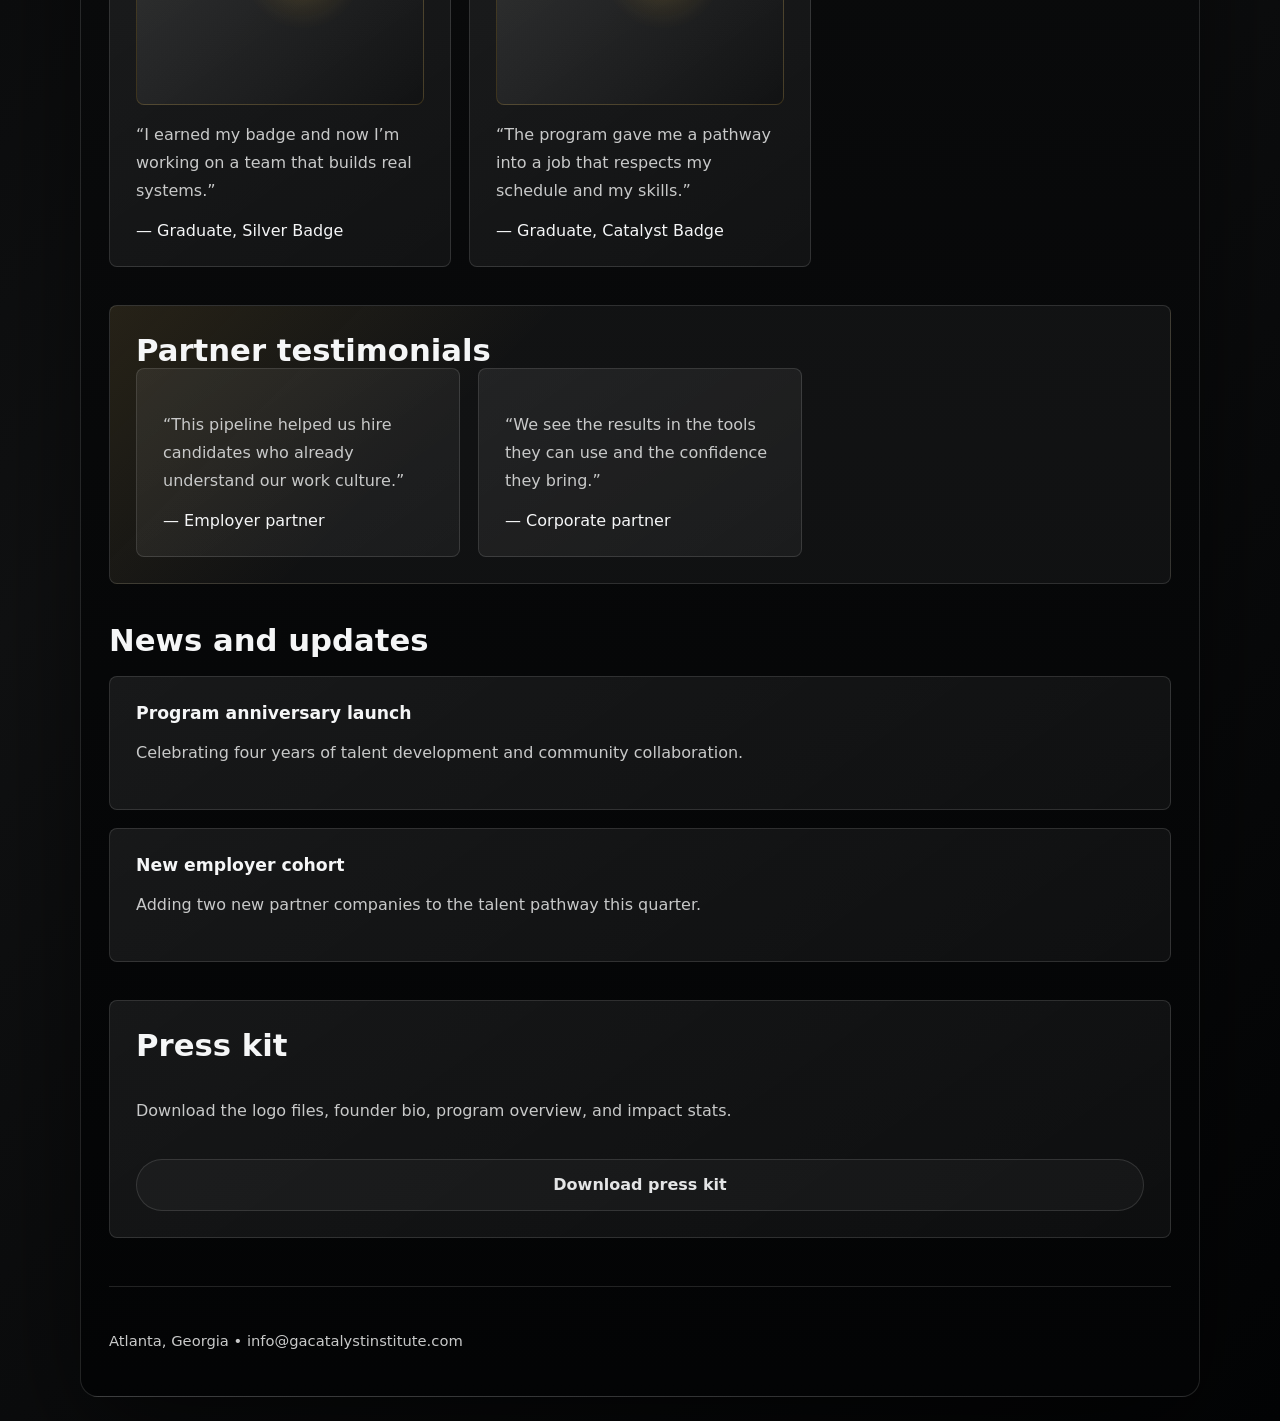
<file: impact.html>
<!DOCTYPE html>
<html lang="en">
  <head>
    <meta charset="UTF-8" />
    <meta name="viewport" content="width=device-width, initial-scale=1.0" />
    <title>Impact — GA Catalyst Institute</title>
    <link rel="stylesheet" href="styles.css" />
  </head>
  <body>
    <div class="site-shell">
      <header class="site-header">
        <a class="brand-link" href="index.html" aria-label="GA Catalyst Institute home">
          <img src="assets/gaci-small-logo.png" alt="" />
          <span>GA Catalyst Institute</span>
        </a>
        <nav class="site-nav" aria-label="Primary navigation">
          <a href="index.html">Home</a>
          <a href="about.html">About</a>
          <a href="programs.html">Programs</a>
          <a href="blueprint.html">Facility</a>
          <a href="partner-with-us.html">Partner</a>
          <a href="apply.html">Apply</a>
          <a href="contact.html">Contact</a>
        </nav>
      </header>

      <main>
        <section class="page-hero page-hero--impact">
          <p class="eyebrow">Impact</p>
          <h1>Real metrics, real stories, real community progress.</h1>
          <p class="lede">
            Launching strong and building over time with outcomes that matter for students, employers, and Atlanta’s future talent pipeline.
          </p>
        </section>

        <section class="section metric-grid">
          <article>
            <span class="counter" data-target="75">0</span>
            <p>Students served</p>
          </article>
          <article>
            <span class="counter" data-target="75">0</span>
            <p>Certifications issued</p>
          </article>
          <article>
            <span class="counter" data-target="0">0</span>
            <p>Corporate partners</p>
          </article>
          <article>
            <span class="counter" data-target="2">0</span>
            <p>Years of delivery</p>
          </article>
        </section>

        <section class="section">
          <h2>Program outcomes</h2>
          <div class="outcome-grid">
            <article>
              <h3>Completion rates</h3>
              <p>80% of participants complete their first badge cycle and move into advanced labs.</p>
            </article>
            <article>
              <h3>Badge progression</h3>
              <p>65% of learners earn Silver or higher within 12 weeks.</p>
            </article>
            <article>
              <h3>Employment outcomes</h3>
              <p>40% of graduating adults enter employer-partner roles within 90 days.</p>
            </article>
            <article>
              <h3>Retention</h3>
              <p>Partner-backed pathways deliver stronger retention than typical entry-level hiring.</p>
            </article>
          </div>
        </section>

        <section class="section">
          <h2>Alumni stories</h2>
          <div class="story-grid">
            <article>
              <div class="story-photo">Photo</div>
              <p>“I earned my badge and now I’m working on a team that builds real systems.”</p>
              <span>— Graduate, Silver Badge</span>
            </article>
            <article>
              <div class="story-photo">Photo</div>
              <p>“The program gave me a pathway into a job that respects my schedule and my skills.”</p>
              <span>— Graduate, Catalyst Badge</span>
            </article>
          </div>
        </section>

        <section class="section bg-light">
          <h2>Partner testimonials</h2>
          <div class="testimonial-grid">
            <article>
              <p>“This pipeline helped us hire candidates who already understand our work culture.”</p>
              <span>— Employer partner</span>
            </article>
            <article>
              <p>“We see the results in the tools they can use and the confidence they bring.”</p>
              <span>— Corporate partner</span>
            </article>
          </div>
        </section>

        <section class="section news-feed">
          <h2>News and updates</h2>
          <article>
            <h3>Program anniversary launch</h3>
            <p>Celebrating four years of talent development and community collaboration.</p>
          </article>
          <article>
            <h3>New employer cohort</h3>
            <p>Adding two new partner companies to the talent pathway this quarter.</p>
          </article>
        </section>

        <section class="section press-kit">
          <h2>Press kit</h2>
          <p>Download the logo files, founder bio, program overview, and impact stats.</p>
          <a class="button button-outline" href="#">Download press kit</a>
        </section>
      </main>

      <footer class="site-footer">
        <p>Atlanta, Georgia • info@gacatalystinstitute.com</p>
      </footer>
    </div>
    <script defer src="script.js"></script>
  </body>
</html>
</file>
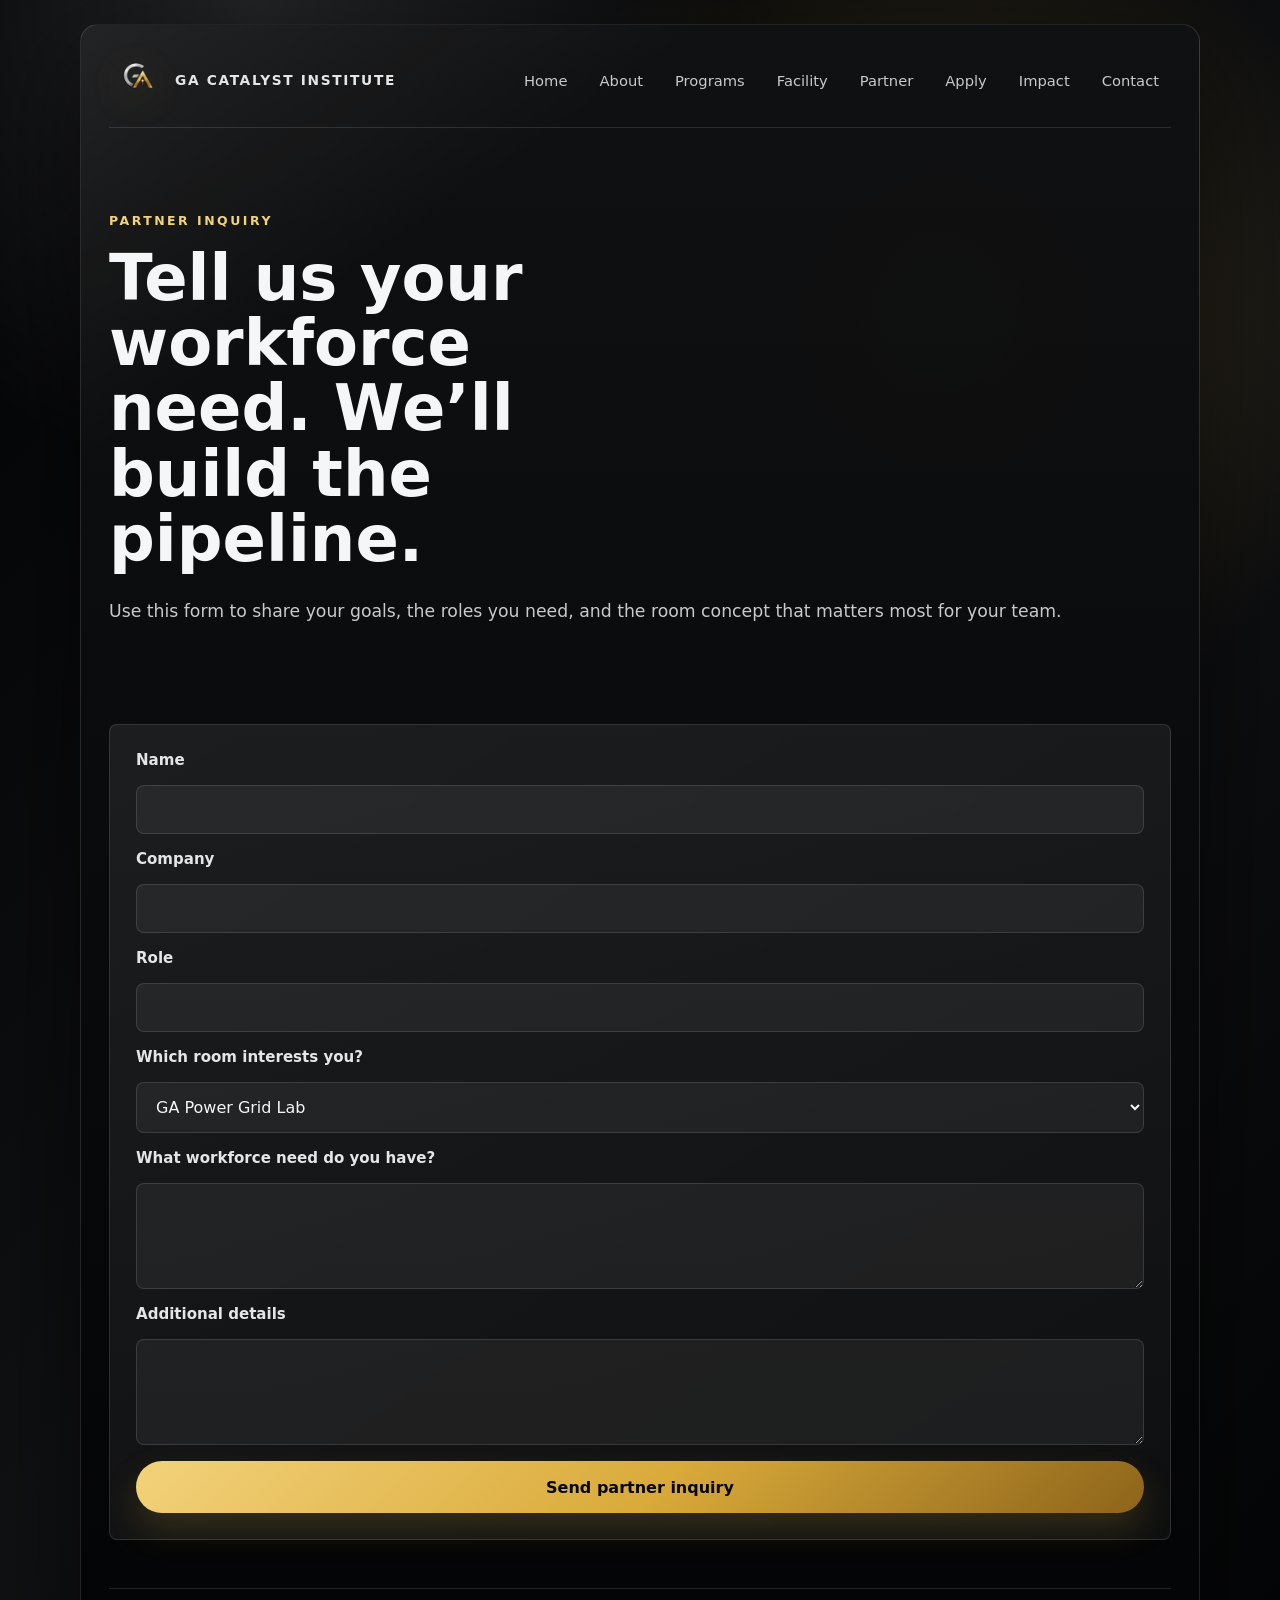
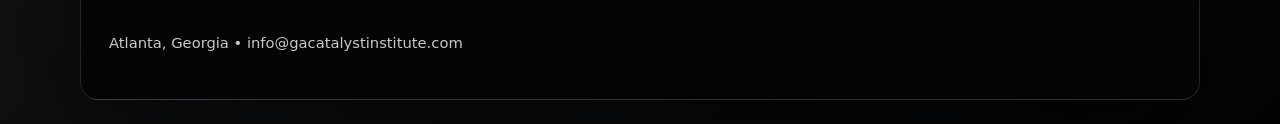
<file: partner-inquiry.html>
<!DOCTYPE html>
<html lang="en">
  <head>
    <meta charset="UTF-8" />
    <meta name="viewport" content="width=device-width, initial-scale=1.0" />
    <title>Partner Inquiry — GA Catalyst Institute</title>
    <link rel="stylesheet" href="styles.css" />
  </head>
  <body>
    <div class="site-shell">
      <header class="site-header">
        <a class="brand-link" href="index.html" aria-label="GA Catalyst Institute home">
          <img src="assets/gaci-small-logo.png" alt="" />
          <span>GA Catalyst Institute</span>
        </a>
        <nav class="site-nav" aria-label="Primary navigation">
          <a href="index.html">Home</a>
          <a href="about.html">About</a>
          <a href="programs.html">Programs</a>
          <a href="blueprint.html">Facility</a>
          <a href="partner-with-us.html">Partner</a>
          <a href="apply.html">Apply</a>
          <a href="impact.html">Impact</a>
          <a href="contact.html">Contact</a>
        </nav>
      </header>

      <main>
        <section class="page-hero page-hero--partner">
          <p class="eyebrow">Partner inquiry</p>
          <h1>Tell us your workforce need. We’ll build the pipeline.</h1>
          <p class="lede">
            Use this form to share your goals, the roles you need, and the room concept that matters most for your team.
          </p>
        </section>

        <section class="section form-section">
          <form class="contact-form" action="mailto:partners@gacatalystinstitute.com" method="post" enctype="text/plain">
            <label for="inquiry-name">Name</label>
            <input id="inquiry-name" name="Name" required />

            <label for="inquiry-company">Company</label>
            <input id="inquiry-company" name="Company" required />

            <label for="inquiry-role">Role</label>
            <input id="inquiry-role" name="Role" required />

            <label for="inquiry-room">Which room interests you?</label>
            <select id="inquiry-room" name="Room">
              <option>GA Power Grid Lab</option>
              <option>Delta Innovation Runway</option>
              <option>Community Builder Studio</option>
              <option>Brain Break Lab</option>
            </select>

            <label for="inquiry-needs">What workforce need do you have?</label>
            <textarea id="inquiry-needs" name="Needs" rows="4" required></textarea>

            <label for="inquiry-details">Additional details</label>
            <textarea id="inquiry-details" name="Details" rows="4"></textarea>

            <button class="button button-gold" type="submit">Send partner inquiry</button>
          </form>
        </section>
      </main>

      <footer class="site-footer">
        <p>Atlanta, Georgia • info@gacatalystinstitute.com</p>
      </footer>
    </div>
    <script defer src="script.js"></script>
  </body>
</html>
</file>
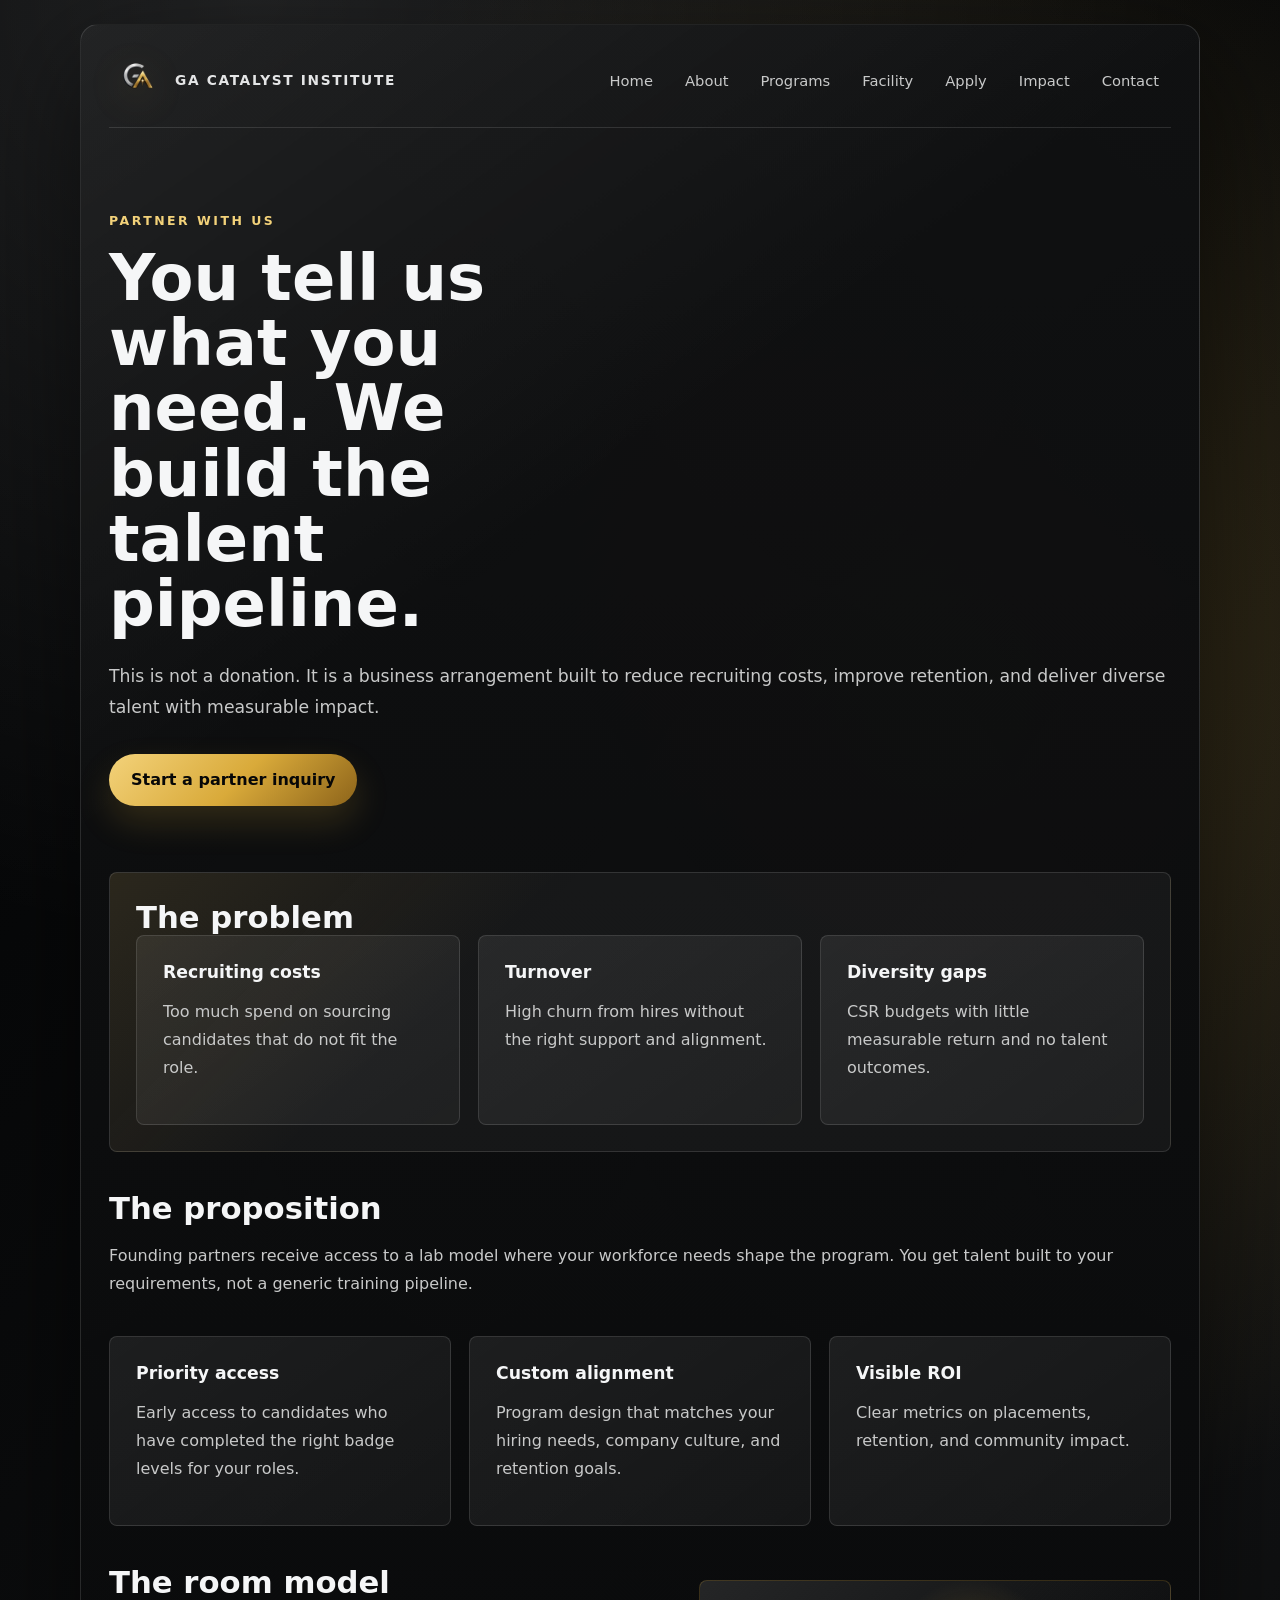
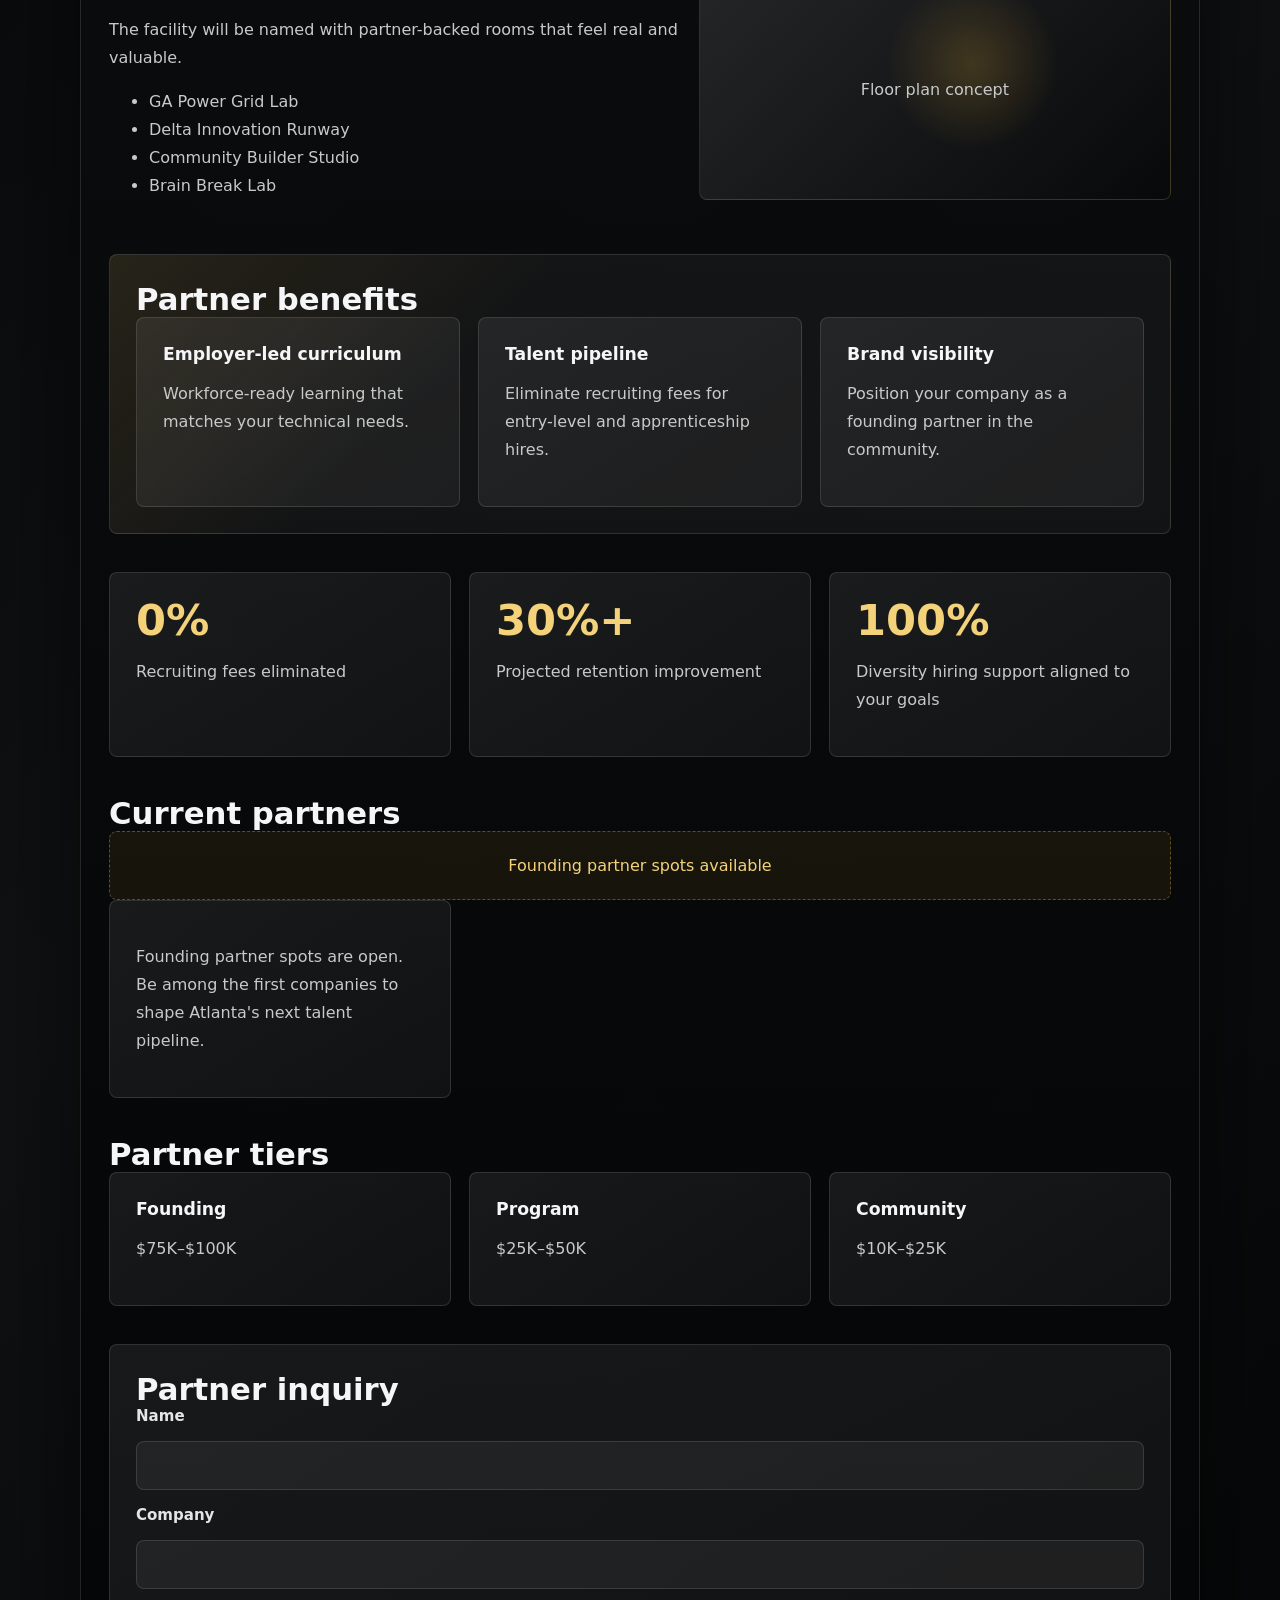
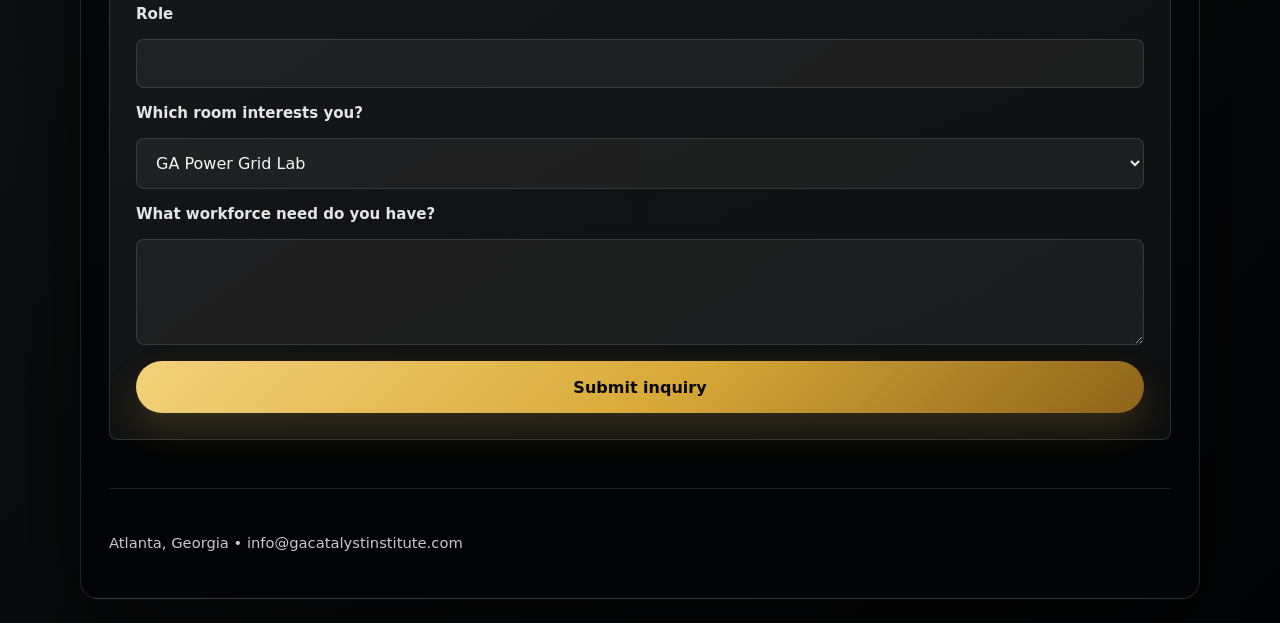
<file: partner-with-us.html>
<!DOCTYPE html>
<html lang="en">
  <head>
    <meta charset="UTF-8" />
    <meta name="viewport" content="width=device-width, initial-scale=1.0" />
    <title>Partner With Us — GA Catalyst Institute</title>
    <link rel="stylesheet" href="styles.css" />
  </head>
  <body>
    <div class="site-shell">
      <header class="site-header">
        <a class="brand-link" href="index.html" aria-label="GA Catalyst Institute home">
          <img src="assets/gaci-small-logo.png" alt="" />
          <span>GA Catalyst Institute</span>
        </a>
        <nav class="site-nav" aria-label="Primary navigation">
          <a href="index.html">Home</a>
          <a href="about.html">About</a>
          <a href="programs.html">Programs</a>
          <a href="blueprint.html">Facility</a>
          <a href="apply.html">Apply</a>
          <a href="impact.html">Impact</a>
          <a href="contact.html">Contact</a>
        </nav>
      </header>

      <main>
        <section class="page-hero page-hero--partner">
          <p class="eyebrow">Partner with us</p>
          <h1>You tell us what you need. We build the talent pipeline.</h1>
          <p class="lede">
            This is not a donation. It is a business arrangement built to reduce recruiting costs, improve retention, and deliver diverse talent with measurable impact.
          </p>
          <a class="button button-gold" href="partner-inquiry.html">Start a partner inquiry</a>
        </section>

        <section class="section bg-light">
          <h2>The problem</h2>
          <div class="problem-grid">
            <article>
              <h3>Recruiting costs</h3>
              <p>Too much spend on sourcing candidates that do not fit the role.</p>
            </article>
            <article>
              <h3>Turnover</h3>
              <p>High churn from hires without the right support and alignment.</p>
            </article>
            <article>
              <h3>Diversity gaps</h3>
              <p>CSR budgets with little measurable return and no talent outcomes.</p>
            </article>
          </div>
        </section>

        <section class="section">
          <h2>The proposition</h2>
          <p>
            Founding partners receive access to a lab model where your workforce needs shape the program. You get talent built to your requirements, not a generic training pipeline.
          </p>
        </section>

        <section class="section benefit-grid">
          <article>
            <h3>Priority access</h3>
            <p>Early access to candidates who have completed the right badge levels for your roles.</p>
          </article>
          <article>
            <h3>Custom alignment</h3>
            <p>Program design that matches your hiring needs, company culture, and retention goals.</p>
          </article>
          <article>
            <h3>Visible ROI</h3>
            <p>Clear metrics on placements, retention, and community impact.</p>
          </article>
        </section>

        <section class="section split-grid room-model">
          <div>
            <h2>The room model</h2>
            <p>The facility will be named with partner-backed rooms that feel real and valuable.</p>
            <ul>
              <li>GA Power Grid Lab</li>
              <li>Delta Innovation Runway</li>
              <li>Community Builder Studio</li>
              <li>Brain Break Lab</li>
            </ul>
          </div>
          <div class="floorplan-card">
            <div>Floor plan concept</div>
          </div>
        </section>

        <section class="section bg-navy text-light">
          <h2>Partner benefits</h2>
          <div class="benefit-grid">
            <article>
              <h3>Employer-led curriculum</h3>
              <p>Workforce-ready learning that matches your technical needs.</p>
            </article>
            <article>
              <h3>Talent pipeline</h3>
              <p>Eliminate recruiting fees for entry-level and apprenticeship hires.</p>
            </article>
            <article>
              <h3>Brand visibility</h3>
              <p>Position your company as a founding partner in the community.</p>
            </article>
          </div>
        </section>

        <section class="section roi-grid">
          <article>
            <span>0%</span>
            <p>Recruiting fees eliminated</p>
          </article>
          <article>
            <span>30%+</span>
            <p>Projected retention improvement</p>
          </article>
          <article>
            <span>100%</span>
            <p>Diversity hiring support aligned to your goals</p>
          </article>
        </section>

        <section class="section">
          <h2>Current partners</h2>
          <div class="partner-strip partner-strip--placeholder">
            <span>Founding partner spots available</span>
          </div>
          <div class="testimonial-grid">
            <article>
              <p>Founding partner spots are open. Be among the first companies to shape Atlanta's next talent pipeline.</p>
            </article>
          </div>
        </section>

        <section class="section">
          <h2>Partner tiers</h2>
          <div class="tier-grid">
            <article>
              <h3>Founding</h3>
              <p>$75K–$100K</p>
            </article>
            <article>
              <h3>Program</h3>
              <p>$25K–$50K</p>
            </article>
            <article>
              <h3>Community</h3>
              <p>$10K–$25K</p>
            </article>
          </div>
        </section>

        <section id="inquiry-form" class="section form-section">
          <h2>Partner inquiry</h2>
          <form class="contact-form" action="mailto:partners@gacatalystinstitute.com" method="post" enctype="text/plain">
            <label for="partner-name">Name</label>
            <input id="partner-name" name="Name" required />

            <label for="partner-company">Company</label>
            <input id="partner-company" name="Company" required />

            <label for="partner-role">Role</label>
            <input id="partner-role" name="Role" required />

            <label for="partner-room">Which room interests you?</label>
            <select id="partner-room" name="Room">
              <option>GA Power Grid Lab</option>
              <option>Delta Innovation Runway</option>
              <option>Community Builder Studio</option>
              <option>Brain Break Lab</option>
            </select>

            <label for="partner-needs">What workforce need do you have?</label>
            <textarea id="partner-needs" name="Needs" rows="4" required></textarea>

            <button class="button button-gold" type="submit">Submit inquiry</button>
          </form>
        </section>
      </main>

      <footer class="site-footer">
        <p>Atlanta, Georgia • info@gacatalystinstitute.com</p>
      </footer>
    </div>
    <script defer src="script.js"></script>
  </body>
</html>
</file>
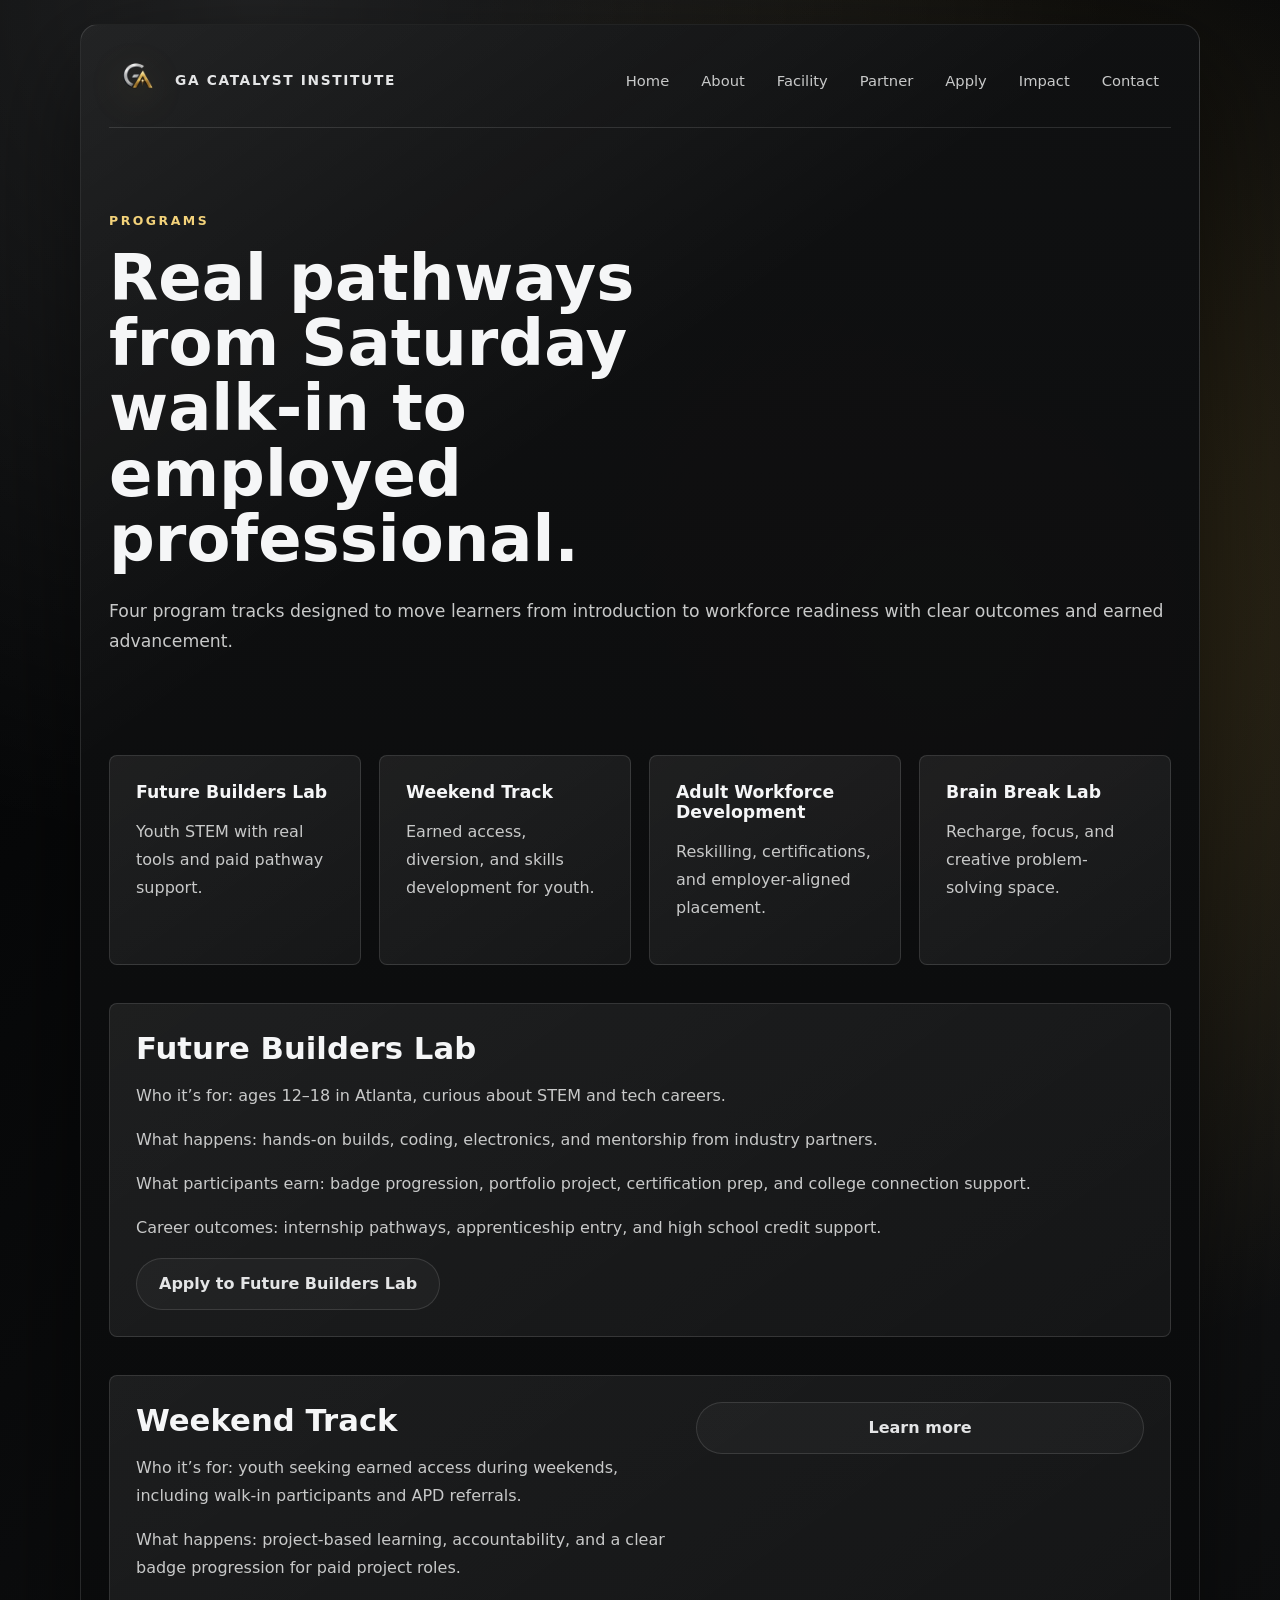
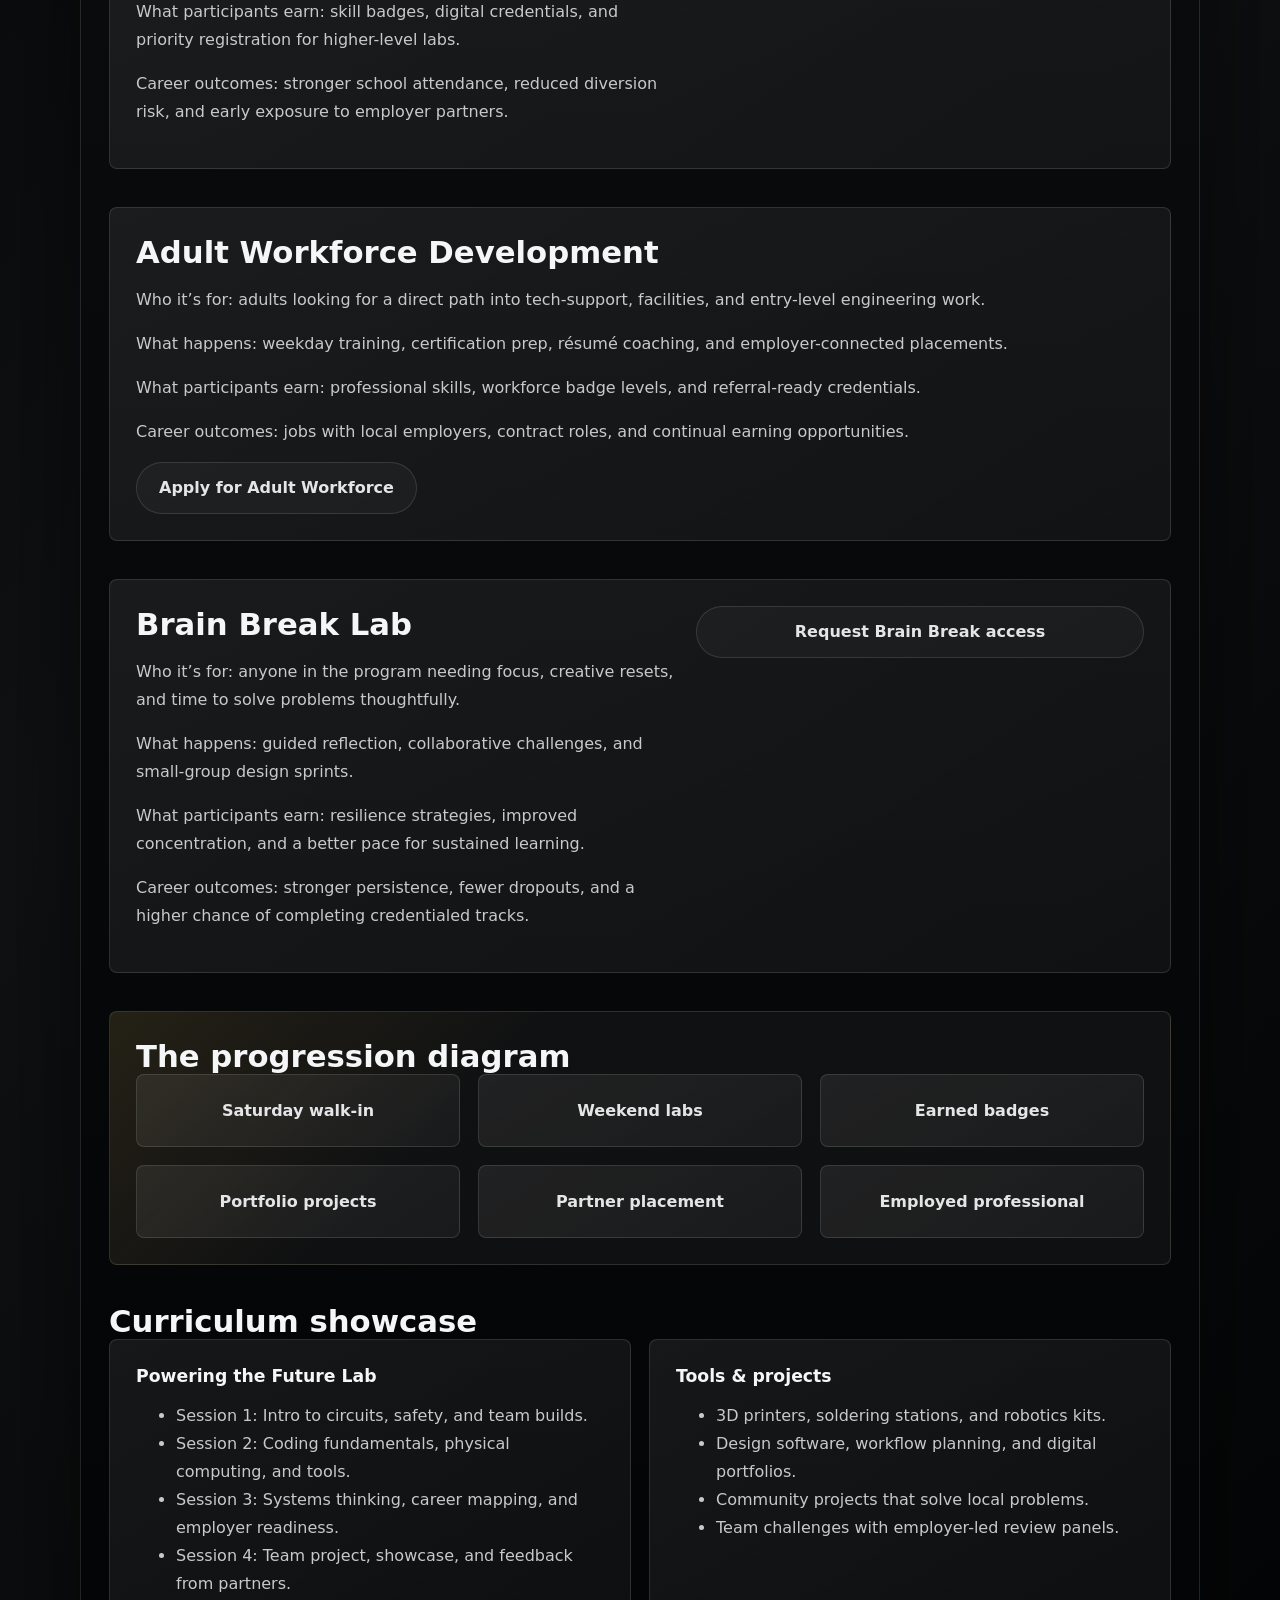
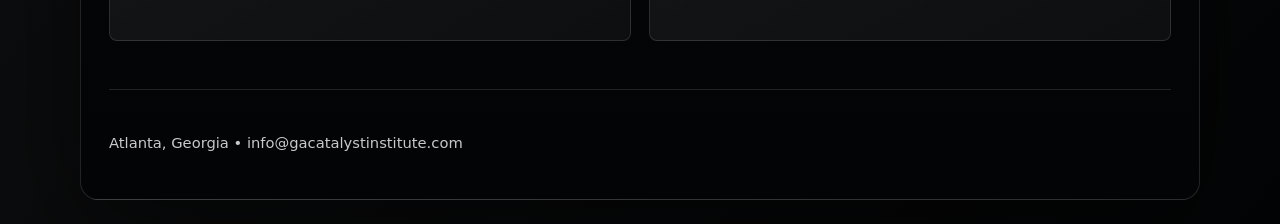
<file: programs.html>
<!DOCTYPE html>
<html lang="en">
  <head>
    <meta charset="UTF-8" />
    <meta name="viewport" content="width=device-width, initial-scale=1.0" />
    <title>Programs — GA Catalyst Institute</title>
    <link rel="stylesheet" href="styles.css" />
  </head>
  <body>
    <div class="site-shell">
      <header class="site-header">
        <a class="brand-link" href="index.html" aria-label="GA Catalyst Institute home">
          <img src="assets/gaci-small-logo.png" alt="" />
          <span>GA Catalyst Institute</span>
        </a>
        <nav class="site-nav" aria-label="Primary navigation">
          <a href="index.html">Home</a>
          <a href="about.html">About</a>
          <a href="blueprint.html">Facility</a>
          <a href="partner-with-us.html">Partner</a>
          <a href="apply.html">Apply</a>
          <a href="impact.html">Impact</a>
          <a href="contact.html">Contact</a>
        </nav>
      </header>

      <main>
        <section class="page-hero page-hero--programs">
          <p class="eyebrow">Programs</p>
          <h1>Real pathways from Saturday walk-in to employed professional.</h1>
          <p class="lede">
            Four program tracks designed to move learners from introduction to workforce readiness with clear outcomes and earned advancement.
          </p>
        </section>

        <section class="section program-nav-cards">
          <a class="program-card" href="#future-builders-lab">
            <h3>Future Builders Lab</h3>
            <p>Youth STEM with real tools and paid pathway support.</p>
          </a>
          <a class="program-card" href="#weekend-track">
            <h3>Weekend Track</h3>
            <p>Earned access, diversion, and skills development for youth.</p>
          </a>
          <a class="program-card" href="#adult-workforce">
            <h3>Adult Workforce Development</h3>
            <p>Reskilling, certifications, and employer-aligned placement.</p>
          </a>
          <a class="program-card" href="#brain-break-lab">
            <h3>Brain Break Lab</h3>
            <p>Recharge, focus, and creative problem-solving space.</p>
          </a>
        </section>

        <section id="future-builders-lab" class="section program-detail">
          <div>
            <h2>Future Builders Lab</h2>
            <p>Who it’s for: ages 12–18 in Atlanta, curious about STEM and tech careers.</p>
            <p>What happens: hands-on builds, coding, electronics, and mentorship from industry partners.</p>
            <p>What participants earn: badge progression, portfolio project, certification prep, and college connection support.</p>
            <p>Career outcomes: internship pathways, apprenticeship entry, and high school credit support.</p>
          </div>
          <a class="button button-outline" href="apply.html#path-youth">Apply to Future Builders Lab</a>
        </section>

        <section id="weekend-track" class="section program-detail split-grid">
          <div>
            <h2>Weekend Track</h2>
            <p>Who it’s for: youth seeking earned access during weekends, including walk-in participants and APD referrals.</p>
            <p>What happens: project-based learning, accountability, and a clear badge progression for paid project roles.</p>
            <p>What participants earn: skill badges, digital credentials, and priority registration for higher-level labs.</p>
            <p>Career outcomes: stronger school attendance, reduced diversion risk, and early exposure to employer partners.</p>
          </div>
          <a class="button button-outline" href="apply.html#path-weekend">Learn more</a>
        </section>

        <section id="adult-workforce" class="section program-detail">
          <div>
            <h2>Adult Workforce Development</h2>
            <p>Who it’s for: adults looking for a direct path into tech-support, facilities, and entry-level engineering work.</p>
            <p>What happens: weekday training, certification prep, résumé coaching, and employer-connected placements.</p>
            <p>What participants earn: professional skills, workforce badge levels, and referral-ready credentials.</p>
            <p>Career outcomes: jobs with local employers, contract roles, and continual earning opportunities.</p>
          </div>
          <a class="button button-outline" href="apply.html#path-adult">Apply for Adult Workforce</a>
        </section>

        <section id="brain-break-lab" class="section program-detail split-grid">
          <div>
            <h2>Brain Break Lab</h2>
            <p>Who it’s for: anyone in the program needing focus, creative resets, and time to solve problems thoughtfully.</p>
            <p>What happens: guided reflection, collaborative challenges, and small-group design sprints.</p>
            <p>What participants earn: resilience strategies, improved concentration, and a better pace for sustained learning.</p>
            <p>Career outcomes: stronger persistence, fewer dropouts, and a higher chance of completing credentialed tracks.</p>
          </div>
          <a class="button button-outline" href="contact.html">Request Brain Break access</a>
        </section>

        <section class="section bg-navy text-light">
          <h2>The progression diagram</h2>
          <div class="progression-diagram">
            <div>Saturday walk-in</div>
            <div>Weekend labs</div>
            <div>Earned badges</div>
            <div>Portfolio projects</div>
            <div>Partner placement</div>
            <div>Employed professional</div>
          </div>
        </section>

        <section class="section">
          <h2>Curriculum showcase</h2>
          <div class="curriculum-grid">
            <article>
              <h3>Powering the Future Lab</h3>
              <ul>
                <li>Session 1: Intro to circuits, safety, and team builds.</li>
                <li>Session 2: Coding fundamentals, physical computing, and tools.</li>
                <li>Session 3: Systems thinking, career mapping, and employer readiness.</li>
                <li>Session 4: Team project, showcase, and feedback from partners.</li>
              </ul>
            </article>
            <article>
              <h3>Tools & projects</h3>
              <ul>
                <li>3D printers, soldering stations, and robotics kits.</li>
                <li>Design software, workflow planning, and digital portfolios.</li>
                <li>Community projects that solve local problems.</li>
                <li>Team challenges with employer-led review panels.</li>
              </ul>
            </article>
          </div>
        </section>
      </main>

      <footer class="site-footer">
        <p>Atlanta, Georgia • info@gacatalystinstitute.com</p>
      </footer>
    </div>
    <script defer src="script.js"></script>
  </body>
</html>
</file>
<file: styles.css>
:root {
  color-scheme: dark;
  --bg: #020304;
  --bg-soft: #090a0c;
  --surface: rgba(10, 11, 13, 0.94);
  --panel: rgba(255, 255, 255, 0.045);
  --panel-strong: rgba(255, 255, 255, 0.075);
  --text: #f5f6f7;
  --muted: #c8c9c9;
  --muted-2: #929496;
  --gold: #d9aa3a;
  --gold-bright: #f3d27a;
  --gold-deep: #8d641a;
  --silver: #e4e5e6;
  --border: rgba(255, 255, 255, 0.12);
  --gold-border: rgba(217, 170, 58, 0.38);
}

* {
  box-sizing: border-box;
}

html,
body {
  margin: 0;
  min-height: 100%;
}

body {
  display: flex;
  justify-content: center;
  padding: 24px;
  font-family: Inter, "Segoe UI", system-ui, sans-serif;
  background:
    radial-gradient(circle at 73% 18%, rgba(217, 170, 58, 0.22), transparent 26%),
    radial-gradient(circle at 20% 0%, rgba(255, 255, 255, 0.12), transparent 24%),
    linear-gradient(135deg, #020304 0%, #101112 52%, #030405 100%);
  color: var(--text);
}

a {
  color: inherit;
}

.site-shell,
.page-shell {
  width: min(1120px, 100%);
  padding: 28px;
  border: 1px solid var(--border);
  border-radius: 18px;
  background:
    linear-gradient(145deg, rgba(255, 255, 255, 0.08), transparent 18%),
    linear-gradient(180deg, rgba(16, 17, 18, 0.98), rgba(3, 4, 5, 0.98));
  box-shadow: 0 34px 110px rgba(0, 0, 0, 0.55);
}

.site-header {
  display: flex;
  justify-content: space-between;
  align-items: center;
  gap: 18px;
  flex-wrap: wrap;
  margin-bottom: 34px;
  padding-bottom: 20px;
  border-bottom: 1px solid var(--border);
}

.brand-link {
  display: inline-flex;
  align-items: center;
  gap: 12px;
  color: var(--silver);
  text-decoration: none;
  text-transform: uppercase;
  letter-spacing: 0.12em;
  font-size: 0.86rem;
  font-weight: 800;
}

.brand-link img {
  width: 54px;
  height: 54px;
  object-fit: contain;
  filter: drop-shadow(0 8px 18px rgba(217, 170, 58, 0.18));
}

.site-nav {
  display: flex;
  flex-wrap: wrap;
  gap: 8px;
}

.site-nav a {
  padding: 10px 12px;
  border-radius: 999px;
  color: var(--muted);
  text-decoration: none;
  font-size: 0.92rem;
  transition: color 0.16s ease, background 0.16s ease;
}

.site-nav a:hover {
  background: rgba(217, 170, 58, 0.12);
  color: var(--gold-bright);
}

.page-hero {
  padding: 48px 0 28px;
}

.page-hero--home {
  display: grid;
  grid-template-columns: minmax(0, 1fr) minmax(280px, 0.82fr);
  align-items: center;
  gap: 34px;
  padding: 52px;
  border: 1px solid var(--gold-border);
  border-radius: 18px;
  background:
    linear-gradient(100deg, rgba(255, 255, 255, 0.06), transparent 42%),
    radial-gradient(circle at 82% 36%, rgba(217, 170, 58, 0.24), transparent 30%),
    #050607;
}

.hero-copy {
  position: relative;
  max-width: 760px;
}

.particle-headline {
  position: relative;
  z-index: 2;
}

.headline-particles {
  position: absolute;
  inset: -18px -20px -8px -20px;
  z-index: 1;
  width: calc(100% + 40px);
  height: calc(100% + 26px);
  pointer-events: none;
}

.fx-word {
  position: relative;
  display: inline-block;
  white-space: nowrap;
}

.fx-missing {
  color: var(--silver);
  text-shadow: 0 0 22px rgba(255, 255, 255, 0.18);
}

.fx-missing::after {
  content: attr(data-fx);
  position: absolute;
  inset: 0;
  color: rgba(245, 246, 247, 0.22);
  clip-path: inset(0 0 0 58%);
  transform: translateX(0.04em);
  filter: blur(1px);
}

.fx-pipeline {
  color: var(--text);
  text-shadow: 0 0 20px rgba(243, 210, 122, 0.24);
}

.fx-pipeline::before {
  content: "";
  position: absolute;
  left: -0.04em;
  right: -0.04em;
  top: 46%;
  height: 0.3em;
  border-radius: 999px;
  background: linear-gradient(180deg, #6a5a38, #241f16 58%, #8d641a);
  border-top: 1px solid rgba(243, 210, 122, 0.7);
  border-bottom: 1px solid rgba(0, 0, 0, 0.75);
  box-shadow: inset 0 0 14px rgba(243, 210, 122, 0.18);
  z-index: -1;
  overflow: hidden;
}

.fx-pipeline::after {
  content: "";
  position: absolute;
  left: -0.04em;
  right: -0.04em;
  top: 51%;
  height: 0.08em;
  border-radius: 999px;
  background: linear-gradient(90deg, transparent, var(--gold-bright), transparent);
  background-size: 45% 100%;
  animation: pipeline-flow 2.3s linear infinite;
  z-index: -1;
}

.fx-built {
  color: var(--text);
}

.fx-built::after {
  content: "";
  position: absolute;
  left: -0.04em;
  right: -0.04em;
  bottom: -0.05em;
  height: 0.09em;
  border-radius: 2px;
  background: linear-gradient(90deg, var(--gold-bright), var(--gold));
  box-shadow: 0 0.05em 0 rgba(141, 100, 26, 0.85);
}

@keyframes pipeline-flow {
  from {
    background-position: 0 0;
  }

  to {
    background-position: 100% 0;
  }
}

.hero-logo-panel {
  display: grid;
  place-items: center;
  min-height: 360px;
  border-left: 1px solid rgba(217, 170, 58, 0.25);
}

.hero-logo-panel img {
  width: min(100%, 430px);
  height: auto;
  object-fit: contain;
  filter: drop-shadow(0 26px 46px rgba(0, 0, 0, 0.72));
}

.eyebrow {
  margin: 0 0 14px;
  text-transform: uppercase;
  letter-spacing: 0.2em;
  color: var(--gold-bright);
  font-size: 0.78rem;
  font-weight: 800;
}

h1,
h2,
h3 {
  margin: 0;
  color: var(--text);
}

h1 {
  max-width: 12ch;
  font-size: clamp(2.45rem, 5vw, 4.4rem);
  line-height: 1.02;
  letter-spacing: 0;
}

h2 {
  font-size: clamp(1.5rem, 2.4vw, 2.15rem);
}

h3 {
  font-size: 1.08rem;
}

.lede,
.mission,
p,
li {
  color: var(--muted);
  line-height: 1.75;
}

.lede {
  margin: 24px 0 32px;
  font-size: 1.08rem;
}

.hero-actions,
.social-links {
  display: flex;
  gap: 14px;
  flex-wrap: wrap;
}

.section {
  margin-top: 38px;
}

.audience-grid,
.metric-grid,
.metrics-grid,
.program-nav-cards,
.feature-snapshot,
.path-grid,
.benefit-grid,
.roi-grid,
.outcome-grid,
.testimonial-grid,
.story-grid,
.tier-grid,
.contact-grid,
.badge-grid,
.progression-diagram,
.curriculum-grid,
.vision-grid,
.problem-grid,
.split-grid,
.news-feed,
.press-kit,
.answer-grid,
.address-block,
.social-block {
  display: grid;
  gap: 18px;
}

.audience-grid,
.path-grid,
.benefit-grid,
.roi-grid,
.outcome-grid,
.testimonial-grid,
.story-grid,
.tier-grid,
.contact-grid,
.vision-grid,
.problem-grid {
  grid-template-columns: repeat(3, minmax(0, 1fr));
}

.metric-grid,
.metrics-grid,
.program-nav-cards {
  grid-template-columns: repeat(4, minmax(0, 1fr));
}

.feature-snapshot,
.split-grid {
  grid-template-columns: 1.15fr 0.95fr;
  align-items: center;
}

.curriculum-grid {
  grid-template-columns: repeat(2, minmax(0, 1fr));
}

.progression-diagram,
.badge-grid {
  grid-template-columns: repeat(3, minmax(0, 1fr));
}

.audience-grid article,
.metric-grid article,
.metrics-grid article,
.program-card,
.benefit-grid article,
.roi-grid article,
.outcome-grid article,
.testimonial-grid article,
.story-grid article,
.tier-grid article,
.contact-grid article,
.problem-grid article,
.vision-grid article,
.curriculum-grid article,
.progression-diagram div,
.news-feed article,
.press-kit,
.address-block,
.social-block,
.feature-card,
.profile-card,
.floorplan-card,
.program-detail,
.form-section,
.block-card,
.bg-light,
.bg-navy {
  padding: 26px;
  border: 1px solid var(--border);
  border-radius: 8px;
  background: linear-gradient(145deg, var(--panel-strong), var(--panel));
}

.program-card {
  color: inherit;
  text-decoration: none;
  transition: transform 0.16s ease, border-color 0.16s ease, background 0.16s ease;
}

.progression-diagram div {
  text-align: center;
  font-weight: 800;
  color: var(--silver);
}

.program-card:hover {
  transform: translateY(-2px);
  border-color: var(--gold-border);
  background: rgba(217, 170, 58, 0.08);
}

.metric-number,
.counter,
.roi-grid span {
  display: block;
  font-size: 2.7rem;
  font-weight: 900;
  color: var(--gold-bright);
  line-height: 1;
}

.bg-navy,
.bg-light {
  background:
    linear-gradient(135deg, rgba(217, 170, 58, 0.1), transparent 34%),
    rgba(255, 255, 255, 0.045);
}

.text-light {
  color: var(--text);
}

.feature-photo,
.feature-card__visual,
.profile-image,
.floorplan-card,
.story-photo {
  min-height: 220px;
  border-radius: 8px;
  display: grid;
  place-items: center;
  border: 1px solid rgba(217, 170, 58, 0.2);
  background:
    radial-gradient(circle at 58% 38%, rgba(217, 170, 58, 0.22), transparent 28%),
    linear-gradient(135deg, rgba(255, 255, 255, 0.11), rgba(0, 0, 0, 0.12));
  color: var(--muted);
}

.partner-strip {
  padding: 24px 28px;
  border-radius: 8px;
  text-align: center;
  border: 1px dashed var(--gold-border);
  color: var(--gold-bright);
  background: rgba(217, 170, 58, 0.08);
}

.cta-block {
  display: flex;
  justify-content: center;
  align-items: center;
  min-height: 100px;
}

.site-footer,
.page-footer {
  margin-top: 48px;
  display: flex;
  flex-wrap: wrap;
  gap: 16px;
  justify-content: space-between;
  color: var(--muted-2);
  font-size: 0.92rem;
  border-top: 1px solid var(--border);
  padding-top: 26px;
}

.footer-group {
  display: flex;
  flex-wrap: wrap;
  gap: 16px;
}

.footer-meta {
  display: grid;
  gap: 8px;
  text-align: right;
}

.button,
.contact-form button {
  display: inline-flex;
  align-items: center;
  justify-content: center;
  min-height: 52px;
  padding: 0 22px;
  border: 0;
  border-radius: 999px;
  text-decoration: none;
  font: inherit;
  font-weight: 800;
  cursor: pointer;
  transition: transform 0.16s ease, box-shadow 0.16s ease, border-color 0.16s ease;
}

.button-gold {
  color: #070707;
  background: linear-gradient(135deg, var(--gold-bright), var(--gold) 52%, var(--gold-deep));
  box-shadow: 0 16px 34px rgba(217, 170, 58, 0.18);
}

.button-outline {
  color: var(--silver);
  background: rgba(255, 255, 255, 0.03);
  border: 1px solid var(--border);
}

.button:hover,
.contact-form button:hover {
  transform: translateY(-1px);
}

.program-detail {
  align-items: start;
}

.faq-section details {
  margin-top: 14px;
  padding: 18px 20px;
  border: 1px solid var(--border);
  border-radius: 8px;
  background: var(--panel);
}

.section-header {
  display: flex;
  justify-content: space-between;
  align-items: flex-end;
  gap: 16px;
}

.badge-card {
  min-height: 92px;
  border: 1px solid var(--border);
  border-radius: 8px;
  padding: 18px;
  background: var(--panel);
  color: var(--text);
  cursor: pointer;
  text-align: left;
  font: inherit;
  font-weight: 800;
}

.badge-card span {
  display: inline-flex;
  align-items: center;
  justify-content: center;
  width: 32px;
  height: 32px;
  border-radius: 50%;
  margin-right: 10px;
  background: rgba(217, 170, 58, 0.18);
  color: var(--gold-bright);
}

.badge-card.active,
.badge-card:hover {
  border-color: var(--gold-border);
  background: rgba(217, 170, 58, 0.1);
}

.badge-detail-panel {
  margin-top: 22px;
}

.badge-detail {
  display: none;
}

.badge-detail.active {
  display: block;
  padding: 24px;
  border: 1px solid var(--gold-border);
  border-radius: 8px;
  background: rgba(217, 170, 58, 0.08);
}

.profile-card {
  align-items: start;
}

.profile-name {
  margin: 0 0 6px;
  color: var(--text);
  font-size: 1.1rem;
  font-weight: 800;
}

.contact-form {
  display: grid;
  gap: 16px;
}

.contact-form label {
  color: var(--silver);
  font-size: 0.94rem;
  font-weight: 700;
}

.contact-form input,
.contact-form select,
.contact-form textarea {
  width: 100%;
  border: 1px solid var(--border);
  border-radius: 8px;
  background: rgba(255, 255, 255, 0.055);
  color: var(--text);
  padding: 14px 15px;
  font: inherit;
}

.contact-form option {
  background: #08090a;
}

@media (max-width: 900px) {
  body {
    padding: 16px;
  }

  .site-shell,
  .page-shell {
    padding: 20px;
  }

  .page-hero--home,
  .audience-grid,
  .metric-grid,
  .metrics-grid,
  .program-nav-cards,
  .progression-diagram,
  .curriculum-grid,
  .benefit-grid,
  .roi-grid,
  .outcome-grid,
  .testimonial-grid,
  .story-grid,
  .tier-grid,
  .contact-grid,
  .feature-snapshot,
  .split-grid,
  .path-grid,
  .badge-grid,
  .vision-grid,
  .problem-grid {
    grid-template-columns: 1fr;
  }

  .page-hero--home {
    padding: 34px 24px;
  }

  .hero-logo-panel {
    min-height: 240px;
    border-left: 0;
    border-top: 1px solid rgba(217, 170, 58, 0.25);
    padding-top: 22px;
  }

  .site-header,
  .footer-group,
  .footer-meta {
    align-items: flex-start;
    text-align: left;
  }
}

@media (max-width: 600px) {
  .brand-link span {
    max-width: 14ch;
  }

  h1 {
    font-size: 2.35rem;
  }

  .button,
  .contact-form button {
    width: 100%;
  }
}
</file>
